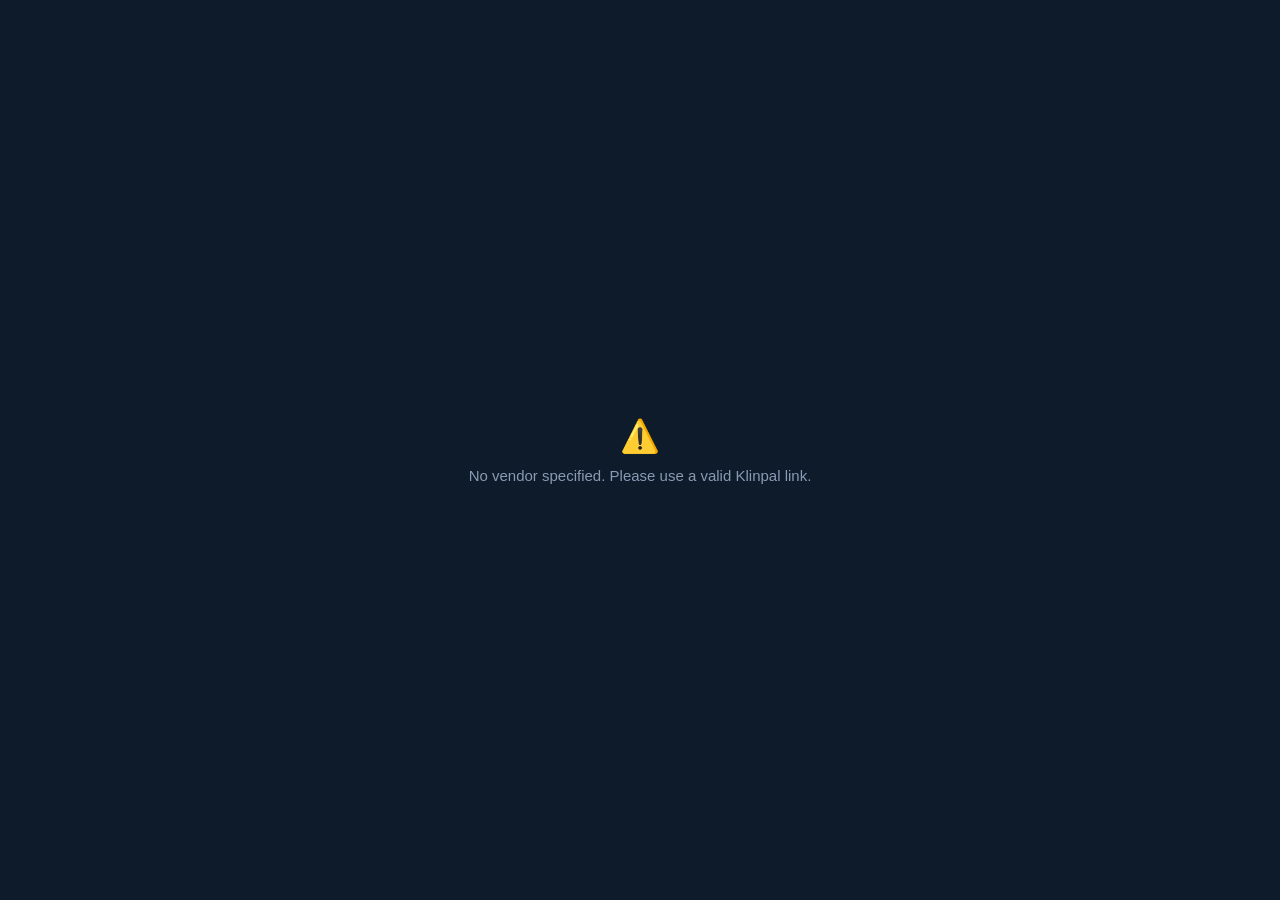
<file: index.html>
<!DOCTYPE html>
<html lang="en">
<head>
<meta charset="UTF-8">
<meta name="viewport" content="width=device-width, initial-scale=1.0, maximum-scale=1.0">
<link rel="icon" href="images/favicon.svg" type="image/svg+xml">
<title>Klinpal – Fresh Clothes, Zero Stress</title>
<link rel="preconnect" href="https://fonts.googleapis.com">
<link rel="preconnect" href="https://fonts.gstatic.com" crossorigin>
<link href="https://fonts.googleapis.com/css2?family=Inria+Serif:ital,wght@0,300;0,400;0,700;1,300;1,400;1,700&family=Instrument+Sans:ital,wght@0,400..700;1,400..700&display=swap" rel="stylesheet">
<link rel="stylesheet" href="styles.css">
</head>
<body>

<!-- S1: LANDING -->
<section class="screen active" id="s-landing">
  <div class="topbar">
    <div class="logo"><img src="" alt="Klinpal" class="logo-img"></div>
  </div>
  <div class="hero">
    <div class="hero-visual">🧺</div>
    <h1 class="hero-title">Laundry, <em>sorted.</em></h1>
    <p class="hero-sub">Fresh clothes picked up and delivered — no stress, no hassle.</p>
  </div>
  <div class="bottom-cta">
    <div class="trust-row">
      <span class="trust-pill">📍 Pickup & Delivery</span>
      <span class="trust-pill">⚡ Fast Turnaround</span>
    </div>
    <button class="btn-primary" onclick="go('s-phone')">Request Laundry</button>
    <p class="vendor-name-placeholder cta-note"></p>
  </div>
</section>

<!-- S2: PHONE -->
<section class="screen" id="s-phone">
  <div class="topbar">
    <div class="logo"><img src="" alt="Klinpal" class="logo-img"></div>
  </div>
  <div class="screen-body">
    <div class="screen-head">
      <h2 class="screen-title">What's your number?</h2>
      <p class="screen-sub">We'll check if you've ordered with us before.</p>
    </div>
    <div class="field-group">
      <label class="field-label">Phone Number</label>
      <input class="field-input" id="phone-input" type="tel" placeholder="e.g. 08012345678" inputmode="numeric" autocomplete="tel">
      <p class="field-error" id="phone-error">Please enter a valid 11-digit Nigerian number.</p>
    </div>
    <button class="btn-primary" onclick="checkPhone()">Continue →</button>
  </div>
</section>

<!-- S3: CHECKING -->
<section class="screen" id="s-checking">
  <div class="checking-wrap">
    <div class="spinner"></div>
    <p class="checking-text">Looking you up…</p>
  </div>
</section>

<!-- S4: NEW CUSTOMER -->
<section class="screen" id="s-new">
  <div class="topbar">
    <div class="logo"><img src="" alt="Klinpal" class="logo-img"></div>
  </div>
  <div class="screen-body">
    <div class="screen-head">
      <h2 class="screen-title">Nice to meet you!</h2>
      <p class="screen-sub">Just a few details so we can find you.</p>
    </div>

    <div class="field-group">
      <label class="field-label">Full Name</label>
      <input class="field-input" id="new-name" type="text" placeholder="e.g. Amara Okonkwo" autocomplete="name">
      <p class="field-error" id="new-name-error">Please enter your name.</p>
    </div>

    <div class="field-group">
      <label class="field-label">Email <span class="field-optional">(optional)</span></label>
      <input class="field-input" id="new-email" type="email" placeholder="amara@email.com" autocomplete="email">
    </div>

    <div class="field-group" style="position:relative">
      <label class="field-label">Street / Area</label>
      <input class="field-input" id="new-addr" type="text" placeholder="Start typing your street…" autocomplete="off">
      <div id="addr-dropdown" class="addr-dropdown"></div>
      <p class="addr-status" id="addr-status"></p>
      <p class="field-error" id="new-addr-error">Please select an address from the suggestions.</p>
    </div>

    <div class="field-group">
      <label class="field-label">Landmark <span class="field-optional">(optional)</span></label>
      <input class="field-input" id="new-landmark" type="text" placeholder="e.g. Near Access Bank">
    </div>

    <button class="btn-primary" onclick="submitNewCustomer()">Continue →</button>
  </div>
</section>

<!-- S4b: CONFIRM ADDRESS (returning customers) -->
<section class="screen" id="s-confirm">
  <div class="topbar">
    <div class="logo"><img src="" alt="Klinpal" class="logo-img"></div>
  </div>
  <div class="screen-body">
    <div class="screen-head">
      <h2 class="screen-title" id="confirm-greeting">Welcome back!</h2>
      <p class="screen-sub">Please confirm your pickup &amp; delivery location.</p>
    </div>

    <div class="confirm-address-card" id="confirm-address-card">
      <div class="confirm-address-icon">📍</div>
      <div class="confirm-address-text" id="confirm-address-text"></div>
      <p class="confirm-address-sub">We will pick up and deliver to this location.</p>
    </div>

    <button class="btn-primary" onclick="confirmAddress()">Yes, this is correct →</button>

    <button class="btn-ghost" onclick="showAddressChange()">Change address</button>

    <div id="address-change-panel" style="display:none">
      <div class="field-group" style="position:relative;margin-top:16px">
        <label class="field-label">New Street / Area</label>
        <input class="field-input" id="confirm-new-addr" type="text" placeholder="Start typing your street…" autocomplete="off">
        <div id="confirm-addr-dropdown" class="addr-dropdown"></div>
        <p class="addr-status" id="confirm-addr-status"></p>
        <p class="field-error" id="confirm-addr-error" style="display:none">Please select an address from the suggestions.</p>
      </div>
      <button class="btn-primary" onclick="submitAddressChange()">Use this address →</button>
    </div>
  </div>
</section>

<!-- S5: ORDER -->
<section class="screen" id="s-order">
  <div class="topbar">
    <button class="back-btn" onclick="goBackFromOrder()">← Back</button>
    <div class="logo"><img src="" alt="Klinpal" class="logo-img"></div>
  </div>
  <div class="screen-body">
    <div id="welcome-banner"></div>
    <div class="screen-head">
      <h2 class="screen-title">Choose Services</h2>
      <p class="screen-sub">Select what you need and how many items.</p>
    </div>
    <div id="services-list"></div>
    <div class="order-footer">
      <div class="subtotal-row">
        <span class="subtotal-label">Subtotal</span>
        <span class="subtotal-value" id="order-subtotal">₦0</span>
      </div>
      <button class="btn-primary" id="proceed-btn" onclick="proceedFromOrder()" disabled>Review Order →</button>
    </div>
  </div>
</section>

<!-- S6: SUMMARY -->
<section class="screen" id="s-summary">
  <div class="topbar">
    <button class="back-btn" onclick="go('s-order')">← Back</button>
    <div class="logo"><img src="" alt="Klinpal" class="logo-img"></div>
  </div>
  <div class="screen-body">
    <div class="screen-head">
      <div class="review-chip">REVIEW</div>
      <h2 class="screen-title">Order Summary</h2>
    </div>
    <div class="summary-card">
      <div id="summary-items"></div>
    </div>
    <div class="order-id-row">
      <span class="order-id-label">Order ID:</span>
      <strong class="order-id-val" id="order-id-display"></strong>
    </div>
    <p class="summary-note">* Special treatments (spot removal, dye, bleach) will incur extra charges.</p>
    <div class="pay-cta">
      <div class="pay-total" id="pay-amount">₦0</div>
      <button class="btn-primary btn-green" id="confirm-btn" onclick="submitOrder()">Continue to Payment →</button>
    </div>
  </div>
</section>

<!-- S7: PAYMENT DETAILS -->
<section class="screen" id="s-payment">
  <div class="topbar">
    <button class="back-btn" onclick="go('s-summary')">← Back</button>
    <div class="logo"><img src="" alt="Klinpal" class="logo-img"></div>
  </div>
  <div class="screen-body">
    <div class="screen-head">
      <div class="review-chip">PAYMENT</div>
      <h2 class="screen-title">Transfer Details</h2>
    </div>
    <div class="summary-card">
      <p style="margin:0 0 16px;font-size:14px;color:var(--gray-500)">Please transfer the exact amount below to complete your order.</p>
      <div class="summary-row total">
        <span>Amount</span>
        <span id="pay-amount-2">₦0</span>
      </div>
      <div style="margin-top:20px;padding:20px;background:var(--gray-50);border-radius:12px">
        <div style="margin-bottom:12px">
          <div style="font-size:12px;color:var(--gray-500);margin-bottom:2px">Bank Name</div>
          <div style="font-size:15px;font-weight:600;color:var(--gray-900)">Moniepoint</div>
        </div>
        <div style="margin-bottom:12px">
          <div style="font-size:12px;color:var(--gray-500);margin-bottom:2px">Account Number</div>
          <div style="font-size:15px;font-weight:600;color:var(--gray-900)">01234567890</div>
        </div>
        <div>
          <div style="font-size:12px;color:var(--gray-500);margin-bottom:2px">Account Name</div>
          <div style="font-size:15px;font-weight:600;color:var(--gray-900)">Cedwood Technologies Limited</div>
        </div>
      </div>
      <div style="margin-top:12px;font-size:12px;color:var(--gray-500)">Order ID: <strong id="pay-order-id"></strong></div>
    </div>
    <div class="pay-cta">
      <button class="btn-primary btn-green" onclick="sendPaymentProof()">Send Payment Proof →</button>
    </div>
  </div>
</section>

<!-- S8: SUCCESS -->
<section class="screen" id="s-success">
  <div class="topbar">
    <div class="logo"><img src="" alt="Klinpal" class="logo-img"></div>
  </div>
  <div class="success-wrap">
    <div class="success-icon">✓</div>
    <h2 class="success-title">Thank You!</h2>
    <p class="success-body">We'll contact you to confirm your payment and arrange pickup. Fresh clothes are on the way!</p>
    <button class="btn-primary" onclick="resetApp()">← Back to Home</button>
  </div>
</section>

<script src="config.js"></script>
<script src="app.js"></script>
</body>
</html>
</file>
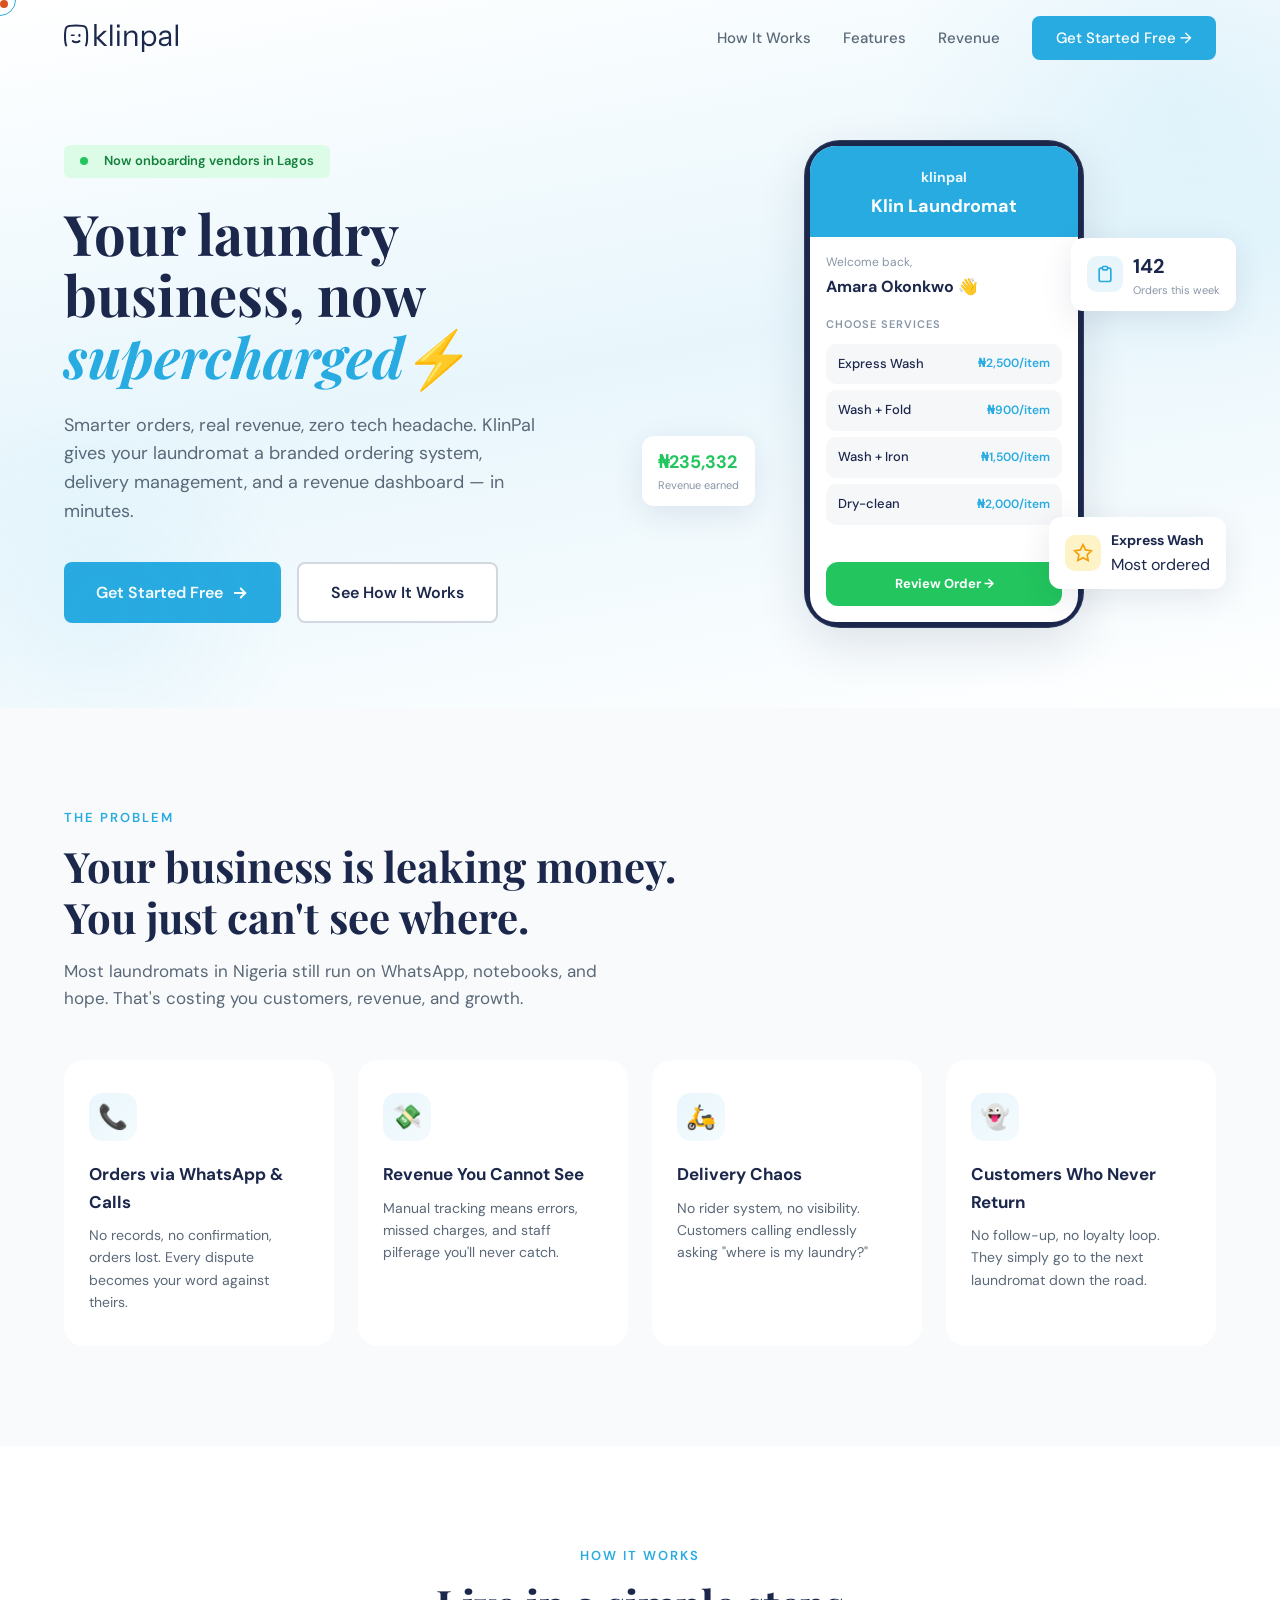
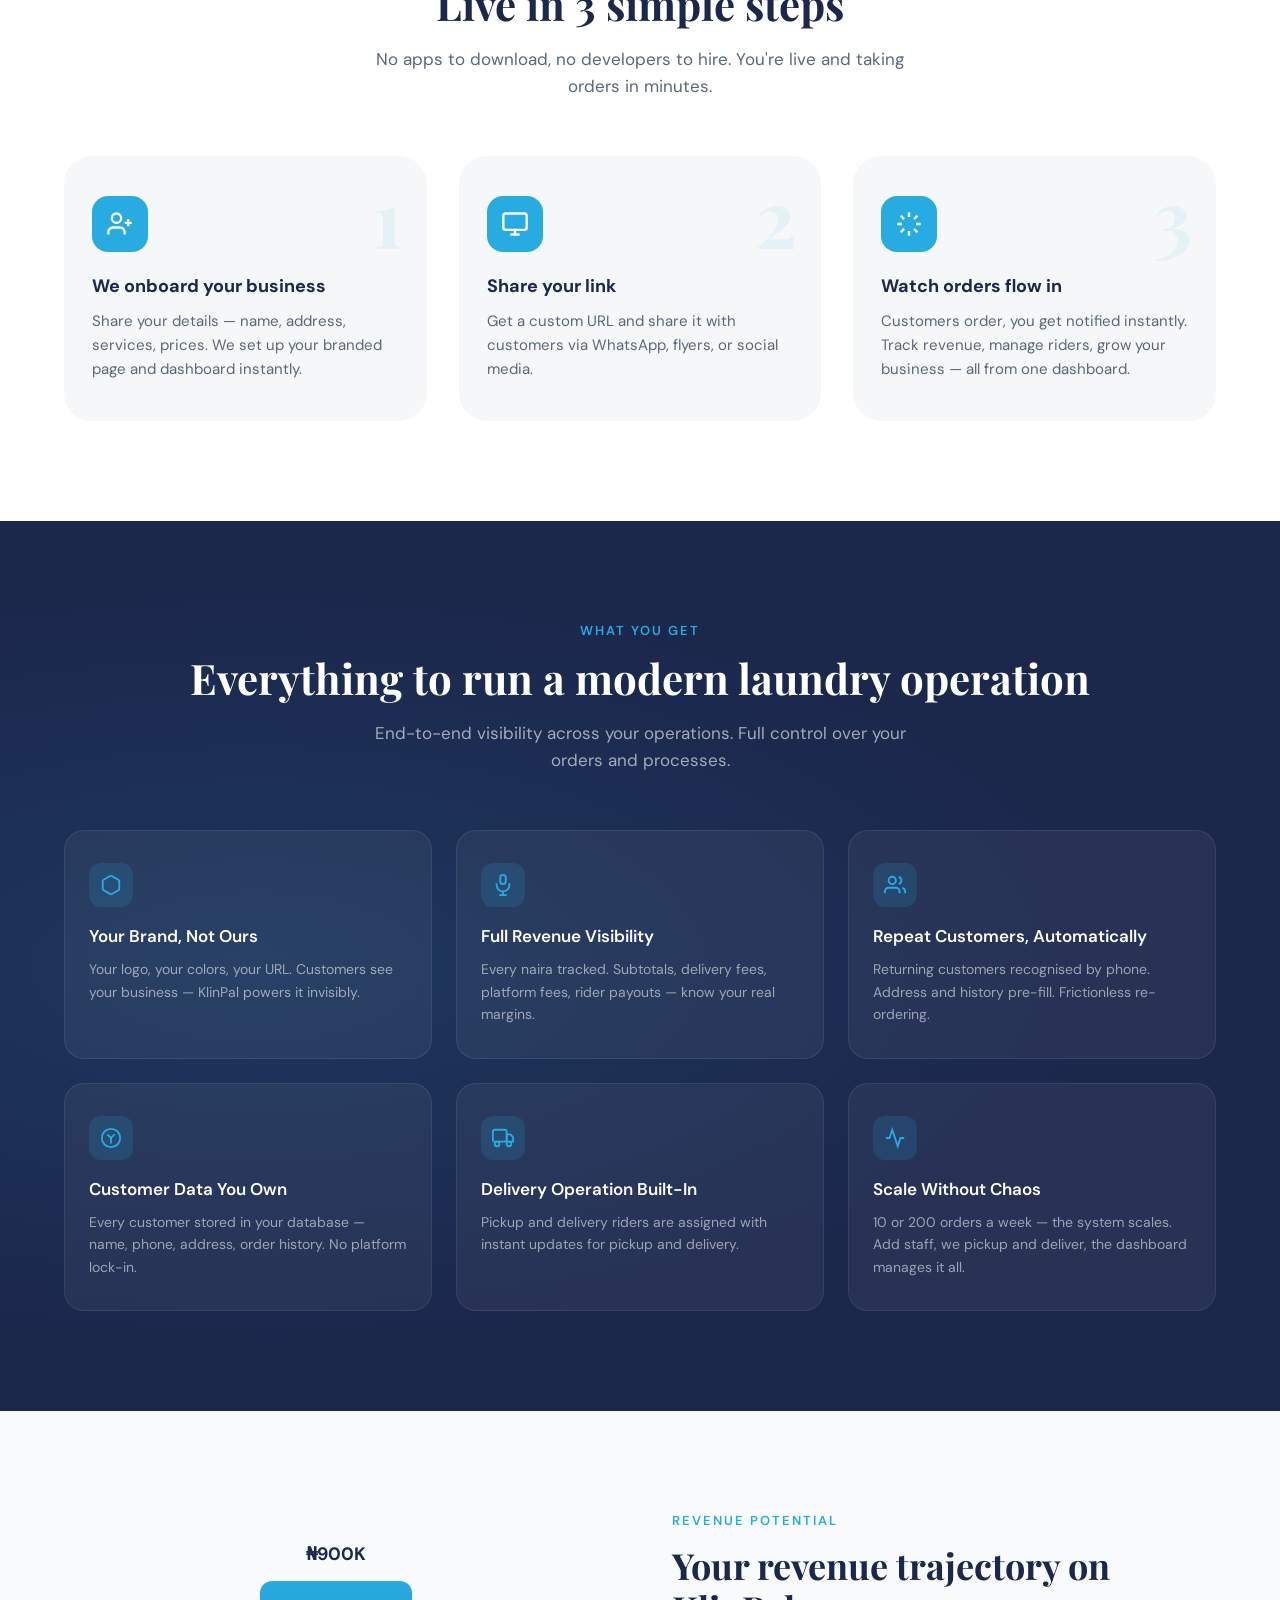
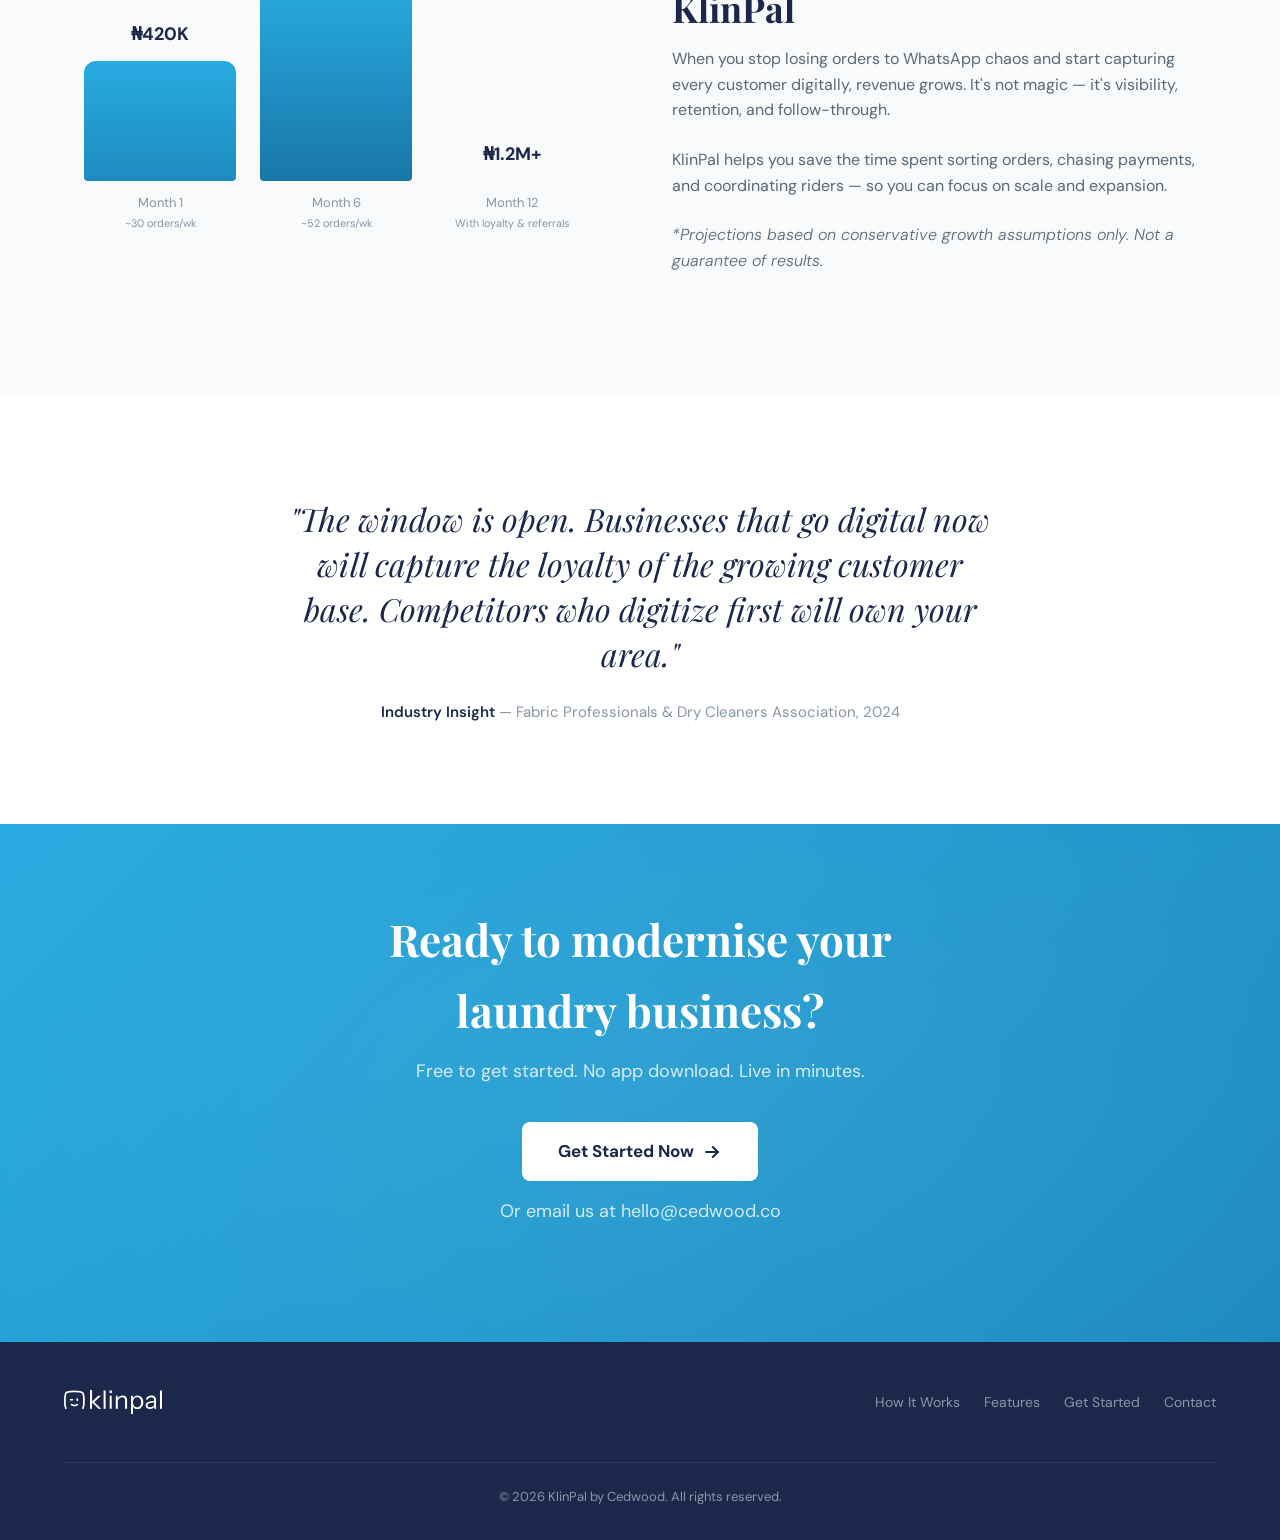
<file: landing.html>
<!DOCTYPE html>
<html lang="en">
<head>
<meta charset="UTF-8">
<meta name="viewport" content="width=device-width, initial-scale=1.0">
<link rel="icon" href="images/favicon.svg" type="image/svg+xml">
<meta name="description" content="KlinPal — The smart ordering platform for Nigerian laundromats. Branded ordering page, delivery management, revenue dashboard. Free to start.">
<meta property="og:type" content="website">
<meta property="og:url" content="https://www.klinpal.app/">
<meta property="og:title" content="KlinPal — Your Laundry Business, Supercharged">
<meta property="og:description" content="Smarter orders, real revenue, zero tech headache. Get a branded ordering system, delivery management, and revenue dashboard — in minutes.">
<meta property="og:image" content="https://www.klinpal.app/images/og-image.png">
<meta property="og:image:width" content="1200">
<meta property="og:image:height" content="630">
<meta name="twitter:card" content="summary_large_image">
<meta name="twitter:title" content="KlinPal — Your Laundry Business, Supercharged">
<meta name="twitter:description" content="Smarter orders, real revenue, zero tech headache. Get a branded ordering system, delivery management, and revenue dashboard — in minutes.">
<meta name="twitter:image" content="https://www.klinpal.app/images/og-image.png">
<title>KlinPal — Your Laundry Business, Supercharged</title>
<link rel="preconnect" href="https://fonts.googleapis.com">
<link rel="preconnect" href="https://fonts.gstatic.com" crossorigin>
<link href="https://fonts.googleapis.com/css2?family=DM+Sans:ital,opsz,wght@0,9..40,300;0,9..40,400;0,9..40,500;0,9..40,600;0,9..40,700;1,9..40,400&family=Playfair+Display:ital,wght@0,700;1,700&display=swap" rel="stylesheet">
<style>
/* ── RESET & VARIABLES ── */
*,*::before,*::after{margin:0;padding:0;box-sizing:border-box}
:root{
  --navy:#1C274C;
  --blue:#28ABE1;
  --blue-dark:#1E8BBF;
  --blue-light:#E8F6FC;
  --blue-glow:rgba(40,171,225,.15);
  --white:#FFFFFF;
  --off-white:#F8FAFB;
  --gray-50:#F5F7F9;
  --gray-100:#E8ECF0;
  --gray-200:#D1D8E0;
  --gray-400:#8896A6;
  --gray-600:#5A6878;
  --gray-800:#2D3748;
  --green:#22C55E;
  --green-light:#DCFCE7;
  --orange:#F59E0B;
  --radius:12px;
  --radius-lg:20px;
  --radius-xl:28px;
  --shadow-sm:0 1px 3px rgba(28,39,76,.06);
  --shadow-md:0 4px 16px rgba(28,39,76,.08);
  --shadow-lg:0 8px 32px rgba(28,39,76,.10);
  --shadow-xl:0 16px 48px rgba(28,39,76,.12);
  --transition:0.3s cubic-bezier(.4,0,.2,1);
  --font-body:'DM Sans',sans-serif;
  --font-display:'Playfair Display',Georgia,serif;
}
html{scroll-behavior:smooth;-webkit-font-smoothing:antialiased}
body{font-family:var(--font-body);color:var(--navy);background:var(--white);overflow-x:hidden;line-height:1.6}
img{max-width:100%;display:block}
a{text-decoration:none;color:inherit}
button{font-family:inherit;cursor:pointer;border:none}

/* ── UTILITY ── */
.container{max-width:1200px;margin:0 auto;padding:0 24px}
.section{padding:100px 0}
@media(max-width:768px){.section{padding:64px 0}}

/* ── NAV ── */
.nav{position:fixed;top:0;left:0;right:0;z-index:100;padding:16px 0;transition:var(--transition)}
.nav.scrolled{background:rgba(255,255,255,.95);backdrop-filter:blur(12px);box-shadow:var(--shadow-sm)}
.nav-inner{display:flex;align-items:center;justify-content:space-between}
.nav-logo{font-size:24px;font-weight:700;color:var(--navy);display:flex;align-items:center;gap:8px}
.nav-logo svg{width:32px;height:32px}
.nav-links{display:flex;align-items:center;gap:32px}
.nav-links a{font-size:15px;font-weight:500;color:var(--gray-600);transition:var(--transition)}
.nav-links a:hover{color:var(--navy)}
.nav-cta{background:var(--blue);color:var(--white)!important;padding:10px 24px;border-radius:8px;font-weight:600;transition:var(--transition)}
.nav-cta:hover{background:var(--blue-dark);transform:translateY(-1px);box-shadow:0 4px 12px rgba(40,171,225,.3)}
.nav-mobile-toggle{display:none;background:none;border:none;padding:4px}
.nav-mobile-toggle svg{width:28px;height:28px;color:var(--navy)}

@media(max-width:768px){
  .nav-links{display:none}
  .nav-mobile-toggle{display:block}
  .nav-links.open{display:flex;flex-direction:column;position:absolute;top:100%;left:0;right:0;background:var(--white);padding:24px;box-shadow:var(--shadow-lg);gap:16px;border-radius:0 0 var(--radius-lg) var(--radius-lg)}
  .nav-links.open a{font-size:16px;padding:8px 0}
}

/* ── HERO ── */
.hero{padding:140px 0 80px;background:linear-gradient(170deg,var(--white) 0%,var(--blue-light) 50%,var(--white) 100%);position:relative;overflow:hidden}
.hero::before{content:'';position:absolute;top:-200px;right:-200px;width:600px;height:600px;border-radius:50%;background:radial-gradient(circle,rgba(40,171,225,.08) 0%,transparent 70%);pointer-events:none}
.hero::after{content:'';position:absolute;bottom:-100px;left:-100px;width:400px;height:400px;border-radius:50%;background:radial-gradient(circle,rgba(40,171,225,.06) 0%,transparent 70%);pointer-events:none}
.hero-inner{display:grid;grid-template-columns:1fr 1fr;gap:64px;align-items:center;position:relative}
.hero-badge{display:inline-flex;align-items:center;gap:8px;background:var(--green-light);color:#15803D;padding:6px 16px;border-radius:6px;font-size:13px;font-weight:600;margin-bottom:24px;animation:fadeInUp .6s ease both}
.hero-badge::before{content:'';width:8px;height:8px;background:var(--green);border-radius:50%;animation:pulse 2s infinite}
@keyframes pulse{0%,100%{opacity:1}50%{opacity:.4}}
.hero h1{font-family:var(--font-display);font-size:clamp(36px,5vw,56px);line-height:1.1;color:var(--navy);margin-bottom:24px;animation:fadeInUp .6s .1s ease both}
.hero h1 em{font-style:italic;color:var(--blue)}
.bolt{display:inline-block;font-style:normal}

/* ── CUSTOM CURSOR ── */
.cursor-dot{position:fixed;top:0;left:0;width:8px;height:8px;background:var(--blue);border-radius:50%;pointer-events:none;z-index:9999;transition:transform .15s ease,opacity .15s ease;mix-blend-mode:difference;opacity:0}
.cursor-ring{position:fixed;top:0;left:0;width:32px;height:32px;border:1.5px solid var(--blue);border-radius:50%;pointer-events:none;z-index:9998;transition:transform .08s ease,width .3s ease,height .3s ease,opacity .15s ease;opacity:0}
.cursor-ring.hover{width:48px;height:48px;border-color:var(--blue);background:rgba(40,171,225,.06)}
body.cursor-active .cursor-dot,body.cursor-active .cursor-ring{opacity:1}
@media(pointer:coarse){.cursor-dot,.cursor-ring{display:none!important}}
.hero-sub{font-size:18px;color:var(--gray-600);max-width:480px;margin-bottom:36px;animation:fadeInUp .6s .2s ease both}
.hero-actions{display:flex;gap:16px;flex-wrap:wrap;animation:fadeInUp .6s .3s ease both}
.btn-primary{display:inline-flex;align-items:center;gap:8px;background:var(--blue);color:var(--white);padding:16px 32px;border-radius:8px;font-size:16px;font-weight:600;transition:var(--transition)}
.btn-primary:hover{background:var(--blue-dark);transform:translateY(-2px);box-shadow:0 8px 24px rgba(40,171,225,.3)}
.btn-primary svg{transition:var(--transition)}.btn-primary:hover svg{transform:translateX(3px)}
.btn-secondary{display:inline-flex;align-items:center;gap:8px;background:var(--white);color:var(--navy);padding:16px 32px;border-radius:8px;font-size:16px;font-weight:600;border:2px solid var(--gray-200);transition:var(--transition)}
.btn-secondary:hover{border-color:var(--navy);transform:translateY(-2px)}
.hero-visual{position:relative;animation:fadeInUp .8s .4s ease both}
.hero-phone{width:280px;margin:0 auto;background:var(--navy);border-radius:36px;padding:6px;box-shadow:var(--shadow-xl),0 0 0 1px rgba(255,255,255,.1) inset;animation:phoneFloat 5s ease-in-out infinite}
@keyframes phoneFloat{0%,100%{transform:translateY(0)}50%{transform:translateY(-12px)}}
.hero-phone-screen{background:var(--white);border-radius:26px;overflow:hidden;aspect-ratio:9/16;display:flex;flex-direction:column}
.phone-header{background:var(--blue);padding:20px 16px 16px;text-align:center}
.phone-header .phone-logo{font-size:14px;font-weight:700;color:var(--white);opacity:.9;margin-bottom:4px}
.phone-header .phone-vendor{font-size:18px;font-weight:700;color:var(--white)}
.phone-body{padding:16px;flex:1}
.phone-welcome{font-size:12px;color:var(--gray-400);margin-bottom:2px}
.phone-name{font-size:16px;font-weight:700;color:var(--navy);margin-bottom:16px}
.phone-services-title{font-size:11px;font-weight:600;text-transform:uppercase;letter-spacing:1px;color:var(--gray-400);margin-bottom:10px}
.phone-service{display:flex;justify-content:space-between;align-items:center;padding:10px 12px;background:var(--gray-50);border-radius:10px;margin-bottom:6px;font-size:13px}
.phone-service span:first-child{font-weight:500;color:var(--navy)}
.phone-service span:last-child{font-weight:600;color:var(--blue);font-size:12px}
.phone-btn{display:block;width:100%;margin-top:auto;padding:12px;background:var(--green);color:var(--white);border-radius:12px;font-size:13px;font-weight:700;text-align:center;border:none}
.hero-float-card{position:absolute;background:var(--white);border-radius:var(--radius);padding:12px 16px;box-shadow:var(--shadow-lg);animation:float 4s ease-in-out infinite}
.float-orders{top:20%;right:-20px;display:flex;align-items:center;gap:10px;animation-delay:0s}
.float-orders .float-icon{width:36px;height:36px;background:var(--blue-light);border-radius:10px;display:flex;align-items:center;justify-content:center}
.float-orders .float-num{font-size:20px;font-weight:700;color:var(--navy)}
.float-orders .float-label{font-size:11px;color:var(--gray-400)}
.float-revenue{bottom:25%;left:-30px;animation-delay:2s}
.float-revenue .float-amount{font-size:18px;font-weight:700;color:var(--green)}
.float-revenue .float-label{font-size:11px;color:var(--gray-400)}
.float-top-service{bottom:8%;right:-10px;display:flex;align-items:center;gap:10px;animation-delay:1s}
.float-top-service .float-icon{width:36px;height:36px;background:#FEF3C7;border-radius:10px;display:flex;align-items:center;justify-content:center}
.float-service-name{font-size:14px;font-weight:700;color:var(--navy)}
@keyframes float{0%,100%{transform:translateY(0)}50%{transform:translateY(-8px)}}
@keyframes fadeInUp{from{opacity:0;transform:translateY(24px)}to{opacity:1;transform:translateY(0)}}

@media(max-width:768px){
  .hero{padding:120px 0 60px}
  .hero-inner{grid-template-columns:1fr;text-align:center}
  .hero-sub{margin-left:auto;margin-right:auto}
  .hero-actions{justify-content:center}
  .hero-visual{order:-1}
  .hero-phone{width:220px}
  .hero-float-card{display:none}
}

/* ── STATS BAR ── */
.stats-bar{background:var(--navy);padding:32px 0}
.stats-inner{display:flex;justify-content:center;gap:64px;flex-wrap:wrap}
.stat{text-align:center}
.stat-num{font-family:var(--font-display);font-size:32px;font-weight:700;color:var(--blue)}
.stat-label{font-size:14px;color:rgba(255,255,255,.6);margin-top:4px}
@media(max-width:768px){.stats-inner{gap:32px}.stat-num{font-size:24px}}

/* ── PROBLEM ── */
.problem{background:var(--off-white)}
.section-eyebrow{font-size:13px;font-weight:600;text-transform:uppercase;letter-spacing:2px;color:var(--blue);margin-bottom:12px}
.section-title{font-family:var(--font-display);font-size:clamp(28px,3.5vw,42px);color:var(--navy);margin-bottom:16px;line-height:1.2}
.section-sub{font-size:17px;color:var(--gray-600);max-width:560px;margin-bottom:48px}
.problem-grid{display:grid;grid-template-columns:repeat(4,1fr);gap:24px}
.problem-card{background:var(--white);border-radius:var(--radius-lg);padding:32px 24px;transition:var(--transition);border:1px solid transparent}
.problem-card:hover{transform:translateY(-4px);box-shadow:var(--shadow-md);border-color:var(--gray-100)}
.problem-icon{width:48px;height:48px;background:linear-gradient(135deg,rgba(40,171,225,.1),rgba(40,171,225,.05));border-radius:14px;display:flex;align-items:center;justify-content:center;margin-bottom:20px;font-size:24px}
.problem-card h3{font-size:17px;font-weight:700;margin-bottom:8px;color:var(--navy)}
.problem-card p{font-size:14px;color:var(--gray-600);line-height:1.6}
@media(max-width:900px){.problem-grid{grid-template-columns:repeat(2,1fr)}}
@media(max-width:500px){.problem-grid{grid-template-columns:1fr}}

/* ── HOW IT WORKS ── */
.how-grid{display:grid;grid-template-columns:repeat(3,1fr);gap:32px;counter-reset:step}
.how-card{position:relative;padding:40px 28px;background:var(--gray-50);border-radius:var(--radius-xl);transition:var(--transition);overflow:hidden}
.how-card:hover{background:var(--white);box-shadow:var(--shadow-lg);transform:translateY(-4px)}
.how-card::before{counter-increment:step;content:counter(step);position:absolute;top:20px;right:24px;font-family:var(--font-display);font-size:80px;font-weight:700;color:var(--blue);opacity:.08;line-height:1}
.how-icon{width:56px;height:56px;background:var(--blue);border-radius:16px;display:flex;align-items:center;justify-content:center;margin-bottom:20px}
.how-icon svg{width:28px;height:28px;color:var(--white)}
.how-card h3{font-size:18px;font-weight:700;margin-bottom:8px}
.how-card p{font-size:15px;color:var(--gray-600)}
@media(max-width:768px){.how-grid{grid-template-columns:1fr;max-width:400px;margin:0 auto}}

/* ── FEATURES ── */
.features{background:var(--navy);color:var(--white);position:relative;overflow:hidden}
.features::before{content:'';position:absolute;top:0;left:0;right:0;bottom:0;background:radial-gradient(ellipse at 20% 50%,rgba(40,171,225,.12) 0%,transparent 60%);pointer-events:none}
.features .section-eyebrow{color:var(--blue)}
.features .section-title{color:var(--white)}
.features .section-sub{color:rgba(255,255,255,.6)}
.features-grid{display:grid;grid-template-columns:repeat(3,1fr);gap:24px;position:relative}
.feature-card{background:rgba(255,255,255,.05);border:1px solid rgba(255,255,255,.08);border-radius:var(--radius-lg);padding:32px 24px;transition:var(--transition)}
.feature-card:hover{background:rgba(255,255,255,.08);border-color:rgba(40,171,225,.3);transform:translateY(-4px)}
.feature-icon{width:44px;height:44px;background:rgba(40,171,225,.15);border-radius:12px;display:flex;align-items:center;justify-content:center;margin-bottom:16px}
.feature-icon svg{width:22px;height:22px;color:var(--blue)}
.feature-card h3{font-size:17px;font-weight:600;margin-bottom:8px}
.feature-card p{font-size:14px;color:rgba(255,255,255,.55);line-height:1.6}
@media(max-width:900px){.features-grid{grid-template-columns:repeat(2,1fr)}}
@media(max-width:500px){.features-grid{grid-template-columns:1fr}}

/* ── REVENUE PROJECTION ── */
.revenue{background:var(--off-white)}
.revenue-inner{display:grid;grid-template-columns:1fr 1fr;gap:64px;align-items:center}
.revenue-chart{position:relative}
.revenue-bars{display:flex;align-items:flex-end;gap:24px;height:260px;padding:0 20px}
.revenue-bar-wrap{flex:1;display:flex;flex-direction:column;align-items:center;gap:12px}
.revenue-bar{width:100%;border-radius:var(--radius) var(--radius) 4px 4px;transition:height 1.2s cubic-bezier(.4,0,.2,1)}
.revenue-bar.bar-1{background:linear-gradient(180deg,var(--blue),var(--blue-dark));height:0}
.revenue-bar.bar-2{background:linear-gradient(180deg,var(--blue),#1976a8);height:0}
.revenue-bar.bar-3{background:linear-gradient(180deg,#22C55E,#16A34A);height:0}
.revenue-bar.animate .bar-1{height:120px}
.revenue-bar-wrap:nth-child(2) .revenue-bar.animate{height:200px!important}
.revenue-bar-wrap:nth-child(3) .revenue-bar.animate{height:260px!important}
.bar-amount{font-size:18px;font-weight:700;color:var(--navy)}
.bar-label{font-size:13px;color:var(--gray-400);text-align:center}
.revenue-content h3{font-family:var(--font-display);font-size:clamp(24px,3vw,36px);margin-bottom:16px;color:var(--navy);line-height:1.2}
.revenue-content p{font-size:16px;color:var(--gray-600);margin-bottom:24px}
.revenue-note{font-size:10px;color:#B0B8C4;font-style:italic;font-weight:300}
@media(max-width:768px){.revenue-inner{grid-template-columns:1fr}.revenue-chart{order:2}}

/* ── TESTIMONIAL / SOCIAL PROOF ── */
.social-proof{text-align:center}
.proof-quote{font-family:var(--font-display);font-size:clamp(22px,3vw,32px);font-style:italic;color:var(--navy);max-width:700px;margin:0 auto 24px;line-height:1.4}
.proof-author{font-size:15px;color:var(--gray-400)}
.proof-author strong{color:var(--navy);font-weight:600}

/* ── CTA ── */
.cta-section{background:linear-gradient(135deg,var(--blue) 0%,var(--blue-dark) 100%);padding:80px 0;text-align:center;position:relative;overflow:hidden}
.cta-section::before{content:'';position:absolute;top:-50%;left:-25%;width:150%;height:200%;background:radial-gradient(ellipse,rgba(255,255,255,.06) 0%,transparent 60%);pointer-events:none}
.cta-section h2{font-family:var(--font-display);font-size:clamp(28px,4vw,44px);color:var(--white);margin-bottom:12px}
.cta-section p{font-size:18px;color:rgba(255,255,255,.8);margin-bottom:36px}
.btn-white{display:inline-flex;align-items:center;gap:8px;background:var(--white);color:var(--navy);padding:16px 36px;border-radius:8px;font-size:17px;font-weight:700;transition:var(--transition)}
.btn-white:hover{transform:translateY(-2px);box-shadow:0 8px 32px rgba(0,0,0,.2)}
.btn-white svg{transition:var(--transition)}.btn-white:hover svg{transform:translateX(3px)}
.cta-sub{font-size:14px;color:rgba(255,255,255,.6);margin-top:16px}

/* ── FOOTER ── */
.footer{background:var(--navy);color:rgba(255,255,255,.5);padding:48px 0 32px}
.footer-inner{display:flex;justify-content:space-between;align-items:center;flex-wrap:wrap;gap:24px}
.footer-logo{font-size:20px;font-weight:700;color:var(--white)}
.footer-links{display:flex;gap:24px}
.footer-links a{font-size:14px;transition:var(--transition)}
.footer-links a:hover{color:var(--white)}
.footer-copy{font-size:13px;width:100%;text-align:center;margin-top:24px;padding-top:24px;border-top:1px solid rgba(255,255,255,.08)}

/* ── SCROLL ANIMATIONS ── */
.reveal{opacity:0;transform:translateY(32px);transition:opacity .7s ease,transform .7s ease}
.reveal.visible{opacity:1;transform:translateY(0)}
.reveal-delay-1{transition-delay:.1s}
.reveal-delay-2{transition-delay:.2s}
.reveal-delay-3{transition-delay:.3s}
.reveal-delay-4{transition-delay:.4s}
</style>
</head>
<body>
<div class="cursor-dot" id="cursor-dot"></div>
<div class="cursor-ring" id="cursor-ring"></div>

<!-- ════ NAV ════ -->
<nav class="nav" id="nav">
  <div class="container nav-inner">
    <a href="landing.html" class="nav-logo">
      <img src="images/logo-dark.svg" alt="KlinPal" height="28">
    </a>
    <div class="nav-links" id="nav-links">
      <a href="#how">How It Works</a>
      <a href="#features">Features</a>
      <a href="#revenue">Revenue</a>
      <a href="interest.html" class="nav-cta">Get Started Free →</a>
    </div>
    <button class="nav-mobile-toggle" onclick="document.getElementById('nav-links').classList.toggle('open')">
      <svg viewBox="0 0 24 24" fill="none" stroke="currentColor" stroke-width="2"><line x1="3" y1="6" x2="21" y2="6"/><line x1="3" y1="12" x2="21" y2="12"/><line x1="3" y1="18" x2="21" y2="18"/></svg>
    </button>
  </div>
</nav>

<!-- ════ HERO ════ -->
<section class="hero">
  <div class="container hero-inner">
    <div class="hero-text">
      <div class="hero-badge">
        <span></span> Now onboarding vendors in Lagos
      </div>
      <h1>Your laundry business, now <em>supercharged</em><span class="bolt">⚡</span></h1>
      <p class="hero-sub">Smarter orders, real revenue, zero tech headache. KlinPal gives your laundromat a branded ordering system, delivery management, and a revenue dashboard — in minutes.</p>
      <div class="hero-actions">
        <a href="interest.html" class="btn-primary">
          Get Started Free
          <svg width="18" height="18" viewBox="0 0 24 24" fill="none" stroke="currentColor" stroke-width="2.5" stroke-linecap="round"><line x1="5" y1="12" x2="19" y2="12"/><polyline points="13 6 19 12 13 18"/></svg>
        </a>
        <a href="#how" class="btn-secondary">See How It Works</a>
      </div>
    </div>
    <div class="hero-visual">
      <div class="hero-phone">
        <div class="hero-phone-screen">
          <div class="phone-header">
            <div class="phone-logo">klinpal</div>
            <div class="phone-vendor">Klin Laundromat</div>
          </div>
          <div class="phone-body" style="display:flex;flex-direction:column">
            <div class="phone-welcome">Welcome back,</div>
            <div class="phone-name">Amara Okonkwo 👋</div>
            <div class="phone-services-title">Choose Services</div>
            <div class="phone-service"><span>Express Wash</span><span>₦2,500/item</span></div>
            <div class="phone-service"><span>Wash + Fold</span><span>₦900/item</span></div>
            <div class="phone-service"><span>Wash + Iron</span><span>₦1,500/item</span></div>
            <div class="phone-service"><span>Dry-clean</span><span>₦2,000/item</span></div>
            <div style="flex:1"></div>
            <div class="phone-btn">Review Order →</div>
          </div>
        </div>
      </div>
      <div class="hero-float-card float-orders">
        <div class="float-icon">
          <svg width="20" height="20" viewBox="0 0 24 24" fill="none" stroke="#28ABE1" stroke-width="2"><path d="M9 5H7a2 2 0 00-2 2v12a2 2 0 002 2h10a2 2 0 002-2V7a2 2 0 00-2-2h-2"/><rect x="9" y="3" width="6" height="4" rx="1"/></svg>
        </div>
        <div><div class="float-num">142</div><div class="float-label">Orders this week</div></div>
      </div>
      <div class="hero-float-card float-revenue">
        <div class="float-amount">₦235,332</div>
        <div class="float-label">Revenue earned</div>
      </div>
      <div class="hero-float-card float-top-service">
        <div class="float-icon">
          <svg width="20" height="20" viewBox="0 0 24 24" fill="none" stroke="#F59E0B" stroke-width="2"><polygon points="12 2 15.09 8.26 22 9.27 17 14.14 18.18 21.02 12 17.77 5.82 21.02 7 14.14 2 9.27 8.91 8.26 12 2"/></svg>
        </div>
        <div><div class="float-service-name">Express Wash</div><div class="float-label">Most ordered</div></div>
      </div>
    </div>
  </div>
</section>



<!-- ════ PROBLEM ════ -->
<section class="section problem" id="problem">
  <div class="container">
    <div class="section-eyebrow reveal">The Problem</div>
    <h2 class="section-title reveal">Your business is leaking money.<br>You just can't see where.</h2>
    <p class="section-sub reveal">Most laundromats in Nigeria still run on WhatsApp, notebooks, and hope. That's costing you customers, revenue, and growth.</p>
    <div class="problem-grid">
      <div class="problem-card reveal reveal-delay-1">
        <div class="problem-icon">📞</div>
        <h3>Orders via WhatsApp & Calls</h3>
        <p>No records, no confirmation, orders lost. Every dispute becomes your word against theirs.</p>
      </div>
      <div class="problem-card reveal reveal-delay-2">
        <div class="problem-icon">💸</div>
        <h3>Revenue You Cannot See</h3>
        <p>Manual tracking means errors, missed charges, and staff pilferage you'll never catch.</p>
      </div>
      <div class="problem-card reveal reveal-delay-3">
        <div class="problem-icon">🛵</div>
        <h3>Delivery Chaos</h3>
        <p>No rider system, no visibility. Customers calling endlessly asking "where is my laundry?"</p>
      </div>
      <div class="problem-card reveal reveal-delay-4">
        <div class="problem-icon">👻</div>
        <h3>Customers Who Never Return</h3>
        <p>No follow-up, no loyalty loop. They simply go to the next laundromat down the road.</p>
      </div>
    </div>
  </div>
</section>

<!-- ════ HOW IT WORKS ════ -->
<section class="section" id="how">
  <div class="container">
    <div style="text-align:center;margin-bottom:56px">
      <div class="section-eyebrow reveal">How It Works</div>
      <h2 class="section-title reveal">Live in 3 simple steps</h2>
      <p class="section-sub reveal" style="margin-left:auto;margin-right:auto">No apps to download, no developers to hire. You're live and taking orders in minutes.</p>
    </div>
    <div class="how-grid">
      <div class="how-card reveal reveal-delay-1">
        <div class="how-icon">
          <svg viewBox="0 0 24 24" fill="none" stroke="currentColor" stroke-width="2"><path d="M16 21v-2a4 4 0 00-4-4H6a4 4 0 00-4 4v2"/><circle cx="9" cy="7" r="4"/><line x1="19" y1="8" x2="19" y2="14"/><line x1="22" y1="11" x2="16" y2="11"/></svg>
        </div>
        <h3>We onboard your business</h3>
        <p>Share your details — name, address, services, prices. We set up your branded page and dashboard instantly.</p>
      </div>
      <div class="how-card reveal reveal-delay-2">
        <div class="how-icon">
          <svg viewBox="0 0 24 24" fill="none" stroke="currentColor" stroke-width="2"><rect x="2" y="3" width="20" height="14" rx="2"/><line x1="8" y1="21" x2="16" y2="21"/><line x1="12" y1="17" x2="12" y2="21"/></svg>
        </div>
        <h3>Share your link</h3>
        <p>Get a custom URL and share it with customers via WhatsApp, flyers, or social media.</p>
      </div>
      <div class="how-card reveal reveal-delay-3">
        <div class="how-icon">
          <svg viewBox="0 0 24 24" fill="none" stroke="currentColor" stroke-width="2"><path d="M12 2v4m0 12v4M4.93 4.93l2.83 2.83m8.48 8.48l2.83 2.83M2 12h4m12 0h4M4.93 19.07l2.83-2.83m8.48-8.48l2.83-2.83"/></svg>
        </div>
        <h3>Watch orders flow in</h3>
        <p>Customers order, you get notified instantly. Track revenue, manage riders, grow your business — all from one dashboard.</p>
      </div>
    </div>
  </div>
</section>

<!-- ════ FEATURES ════ -->
<section class="section features" id="features">
  <div class="container">
    <div style="text-align:center;margin-bottom:56px">
      <div class="section-eyebrow reveal">What You Get</div>
      <h2 class="section-title reveal">Everything to run a modern laundry operation</h2>
      <p class="section-sub reveal" style="margin-left:auto;margin-right:auto">End-to-end visibility across your operations. Full control over your orders and processes.</p>
    </div>
    <div class="features-grid">
      <div class="feature-card reveal reveal-delay-1">
        <div class="feature-icon">
          <svg viewBox="0 0 24 24" fill="none" stroke="currentColor" stroke-width="2"><path d="M21 16V8a2 2 0 00-1-1.73l-7-4a2 2 0 00-2 0l-7 4A2 2 0 003 8v8a2 2 0 001 1.73l7 4a2 2 0 002 0l7-4A2 2 0 0021 16z"/></svg>
        </div>
        <h3>Your Brand, Not Ours</h3>
        <p>Your logo, your colors, your URL. Customers see your business — KlinPal powers it invisibly.</p>
      </div>
      <div class="feature-card reveal reveal-delay-2">
        <div class="feature-icon">
          <svg viewBox="0 0 24 24" fill="none" stroke="currentColor" stroke-width="2"><path d="M12 1a3 3 0 00-3 3v4a3 3 0 006 0V4a3 3 0 00-3-3z"/><path d="M19 10v2a7 7 0 01-14 0v-2"/><line x1="12" y1="19" x2="12" y2="23"/><line x1="8" y1="23" x2="16" y2="23"/></svg>
        </div>
        <h3>Full Revenue Visibility</h3>
        <p>Every naira tracked. Subtotals, delivery fees, platform fees, rider payouts — know your real margins.</p>
      </div>
      <div class="feature-card reveal reveal-delay-3">
        <div class="feature-icon">
          <svg viewBox="0 0 24 24" fill="none" stroke="currentColor" stroke-width="2"><path d="M17 21v-2a4 4 0 00-4-4H5a4 4 0 00-4 4v2"/><circle cx="9" cy="7" r="4"/><path d="M23 21v-2a4 4 0 00-3-3.87"/><path d="M16 3.13a4 4 0 010 7.75"/></svg>
        </div>
        <h3>Repeat Customers, Automatically</h3>
        <p>Returning customers recognised by phone. Address and history pre-fill. Frictionless re-ordering.</p>
      </div>
      <div class="feature-card reveal reveal-delay-1">
        <div class="feature-icon">
          <svg viewBox="0 0 24 24" fill="none" stroke="currentColor" stroke-width="2"><circle cx="12" cy="12" r="10"/><path d="M16 8l-4 4-4-4"/><path d="M12 12v6"/></svg>
        </div>
        <h3>Customer Data You Own</h3>
        <p>Every customer stored in your database — name, phone, address, order history. No platform lock-in.</p>
      </div>
      <div class="feature-card reveal reveal-delay-2">
        <div class="feature-icon">
          <svg viewBox="0 0 24 24" fill="none" stroke="currentColor" stroke-width="2"><rect x="1" y="3" width="15" height="13" rx="2"/><path d="M16 8h4l3 3v5h-7V8z"/><circle cx="5.5" cy="18.5" r="2.5"/><circle cx="18.5" cy="18.5" r="2.5"/></svg>
        </div>
        <h3>Delivery Operation Built-In</h3>
        <p>Pickup and delivery riders are assigned with instant updates for pickup and delivery.</p>
      </div>
      <div class="feature-card reveal reveal-delay-3">
        <div class="feature-icon">
          <svg viewBox="0 0 24 24" fill="none" stroke="currentColor" stroke-width="2"><polyline points="22 12 18 12 15 21 9 3 6 12 2 12"/></svg>
        </div>
        <h3>Scale Without Chaos</h3>
        <p>10 or 200 orders a week — the system scales. Add staff, we pickup and deliver, the dashboard manages it all.</p>
      </div>
    </div>
  </div>
</section>

<!-- ════ REVENUE PROJECTION ════ -->
<section class="section revenue" id="revenue">
  <div class="container revenue-inner">
    <div class="revenue-chart reveal">
      <div class="revenue-bars" id="revenue-bars">
        <div class="revenue-bar-wrap">
          <div class="bar-amount">₦420K</div>
          <div class="revenue-bar bar-1" style="height:120px"></div>
          <div class="bar-label">Month 1<br><small>~30 orders/wk</small></div>
        </div>
        <div class="revenue-bar-wrap">
          <div class="bar-amount">₦900K</div>
          <div class="revenue-bar bar-2" style="height:200px"></div>
          <div class="bar-label">Month 6<br><small>~52 orders/wk</small></div>
        </div>
        <div class="revenue-bar-wrap">
          <div class="bar-amount">₦1.2M+</div>
          <div class="revenue-bar bar-3" style="height:260px"></div>
          <div class="bar-label">Month 12<br><small>With loyalty & referrals</small></div>
        </div>
      </div>
    </div>
    <div class="revenue-content reveal">
      <div class="section-eyebrow">Revenue Potential</div>
      <h3>Your revenue trajectory on KlinPal</h3>
      <p>When you stop losing orders to WhatsApp chaos and start capturing every customer digitally, revenue grows. It's not magic — it's visibility, retention, and follow-through.</p>
      <p>KlinPal helps you save the time spent sorting orders, chasing payments, and coordinating riders — so you can focus on scale and expansion.</p>
      <p class="revenue-note">*Projections based on conservative growth assumptions only. Not a guarantee of results.</p>
    </div>
  </div>
</section>

<!-- ════ SOCIAL PROOF ════ -->
<section class="section social-proof">
  <div class="container">
    <div class="reveal">
      <p class="proof-quote">"The window is open. Businesses that go digital now will capture the loyalty of the growing customer base. Competitors who digitize first will own your area."</p>
      <p class="proof-author"><strong>Industry Insight</strong> — Fabric Professionals & Dry Cleaners Association, 2024</p>
    </div>
  </div>
</section>

<!-- ════ CTA ════ -->
<section class="cta-section">
  <div class="container">
    <h2 class="reveal">Ready to modernise your<br>laundry business?</h2>
    <p class="reveal">Free to get started. No app download. Live in minutes.</p>
    <a href="interest.html" class="btn-white reveal">
      Get Started Now
      <svg width="20" height="20" viewBox="0 0 24 24" fill="none" stroke="currentColor" stroke-width="2.5" stroke-linecap="round"><line x1="5" y1="12" x2="19" y2="12"/><polyline points="13 6 19 12 13 18"/></svg>
    </a>
    <p class="cta-sub reveal">Or email us at hello@cedwood.co</p>
  </div>
</section>

<!-- ════ FOOTER ════ -->
<footer class="footer">
  <div class="container footer-inner">
    <a href="landing.html" class="footer-logo"><img src="images/logo-white.svg" alt="KlinPal" height="24"></a>
    <div class="footer-links">
      <a href="#how">How It Works</a>
      <a href="#features">Features</a>
      <a href="interest.html">Get Started</a>
      <a href="mailto:hello@cedwood.co">Contact</a>
    </div>
    <div class="footer-copy">&copy; 2026 KlinPal by Cedwood. All rights reserved.</div>
  </div>
</footer>

<script>
// ── Nav scroll effect ──
window.addEventListener('scroll',function(){
  document.getElementById('nav').classList.toggle('scrolled',window.scrollY>40);
});

// ── Scroll reveal ──
var reveals=document.querySelectorAll('.reveal');
var observer=new IntersectionObserver(function(entries){
  entries.forEach(function(e){
    if(e.isIntersecting){e.target.classList.add('visible');observer.unobserve(e.target)}
  });
},{threshold:0.15,rootMargin:'0px 0px -40px 0px'});
reveals.forEach(function(el){observer.observe(el)});

// ── Revenue bars animation ──
var barsAnimated=false;
var barsObserver=new IntersectionObserver(function(entries){
  entries.forEach(function(e){
    if(e.isIntersecting&&!barsAnimated){
      barsAnimated=true;
      var bars=document.querySelectorAll('.revenue-bar');
      bars.forEach(function(b,i){
        var h=b.style.height;
        b.style.height='0';
        setTimeout(function(){b.style.height=h},200+i*300);
      });
    }
  });
},{threshold:0.3});
barsObserver.observe(document.getElementById('revenue-bars'));

// ── Close mobile nav on link click ──
document.querySelectorAll('.nav-links a').forEach(function(a){
  a.addEventListener('click',function(){document.getElementById('nav-links').classList.remove('open')});
});

// ── Custom cursor (desktop only) ──
(function(){
  if(window.matchMedia('(pointer:coarse)').matches) return;
  var dot=document.getElementById('cursor-dot');
  var ring=document.getElementById('cursor-ring');
  var mx=0,my=0,rx=0,ry=0;
  document.body.classList.add('cursor-active');
  document.addEventListener('mousemove',function(e){mx=e.clientX;my=e.clientY;dot.style.transform='translate('+(mx-4)+'px,'+(my-4)+'px)'});
  function lerp(){rx+=(mx-rx)*.12;ry+=(my-ry)*.12;ring.style.transform='translate('+(rx-16)+'px,'+(ry-16)+'px)';requestAnimationFrame(lerp)}
  lerp();
  document.querySelectorAll('a,button,.btn-primary,.btn-secondary,.btn-white,.nav-cta,.problem-card,.feature-card,.how-card').forEach(function(el){
    el.addEventListener('mouseenter',function(){ring.classList.add('hover')});
    el.addEventListener('mouseleave',function(){ring.classList.remove('hover')});
  });
})();
</script>
</body>
</html>
</file>
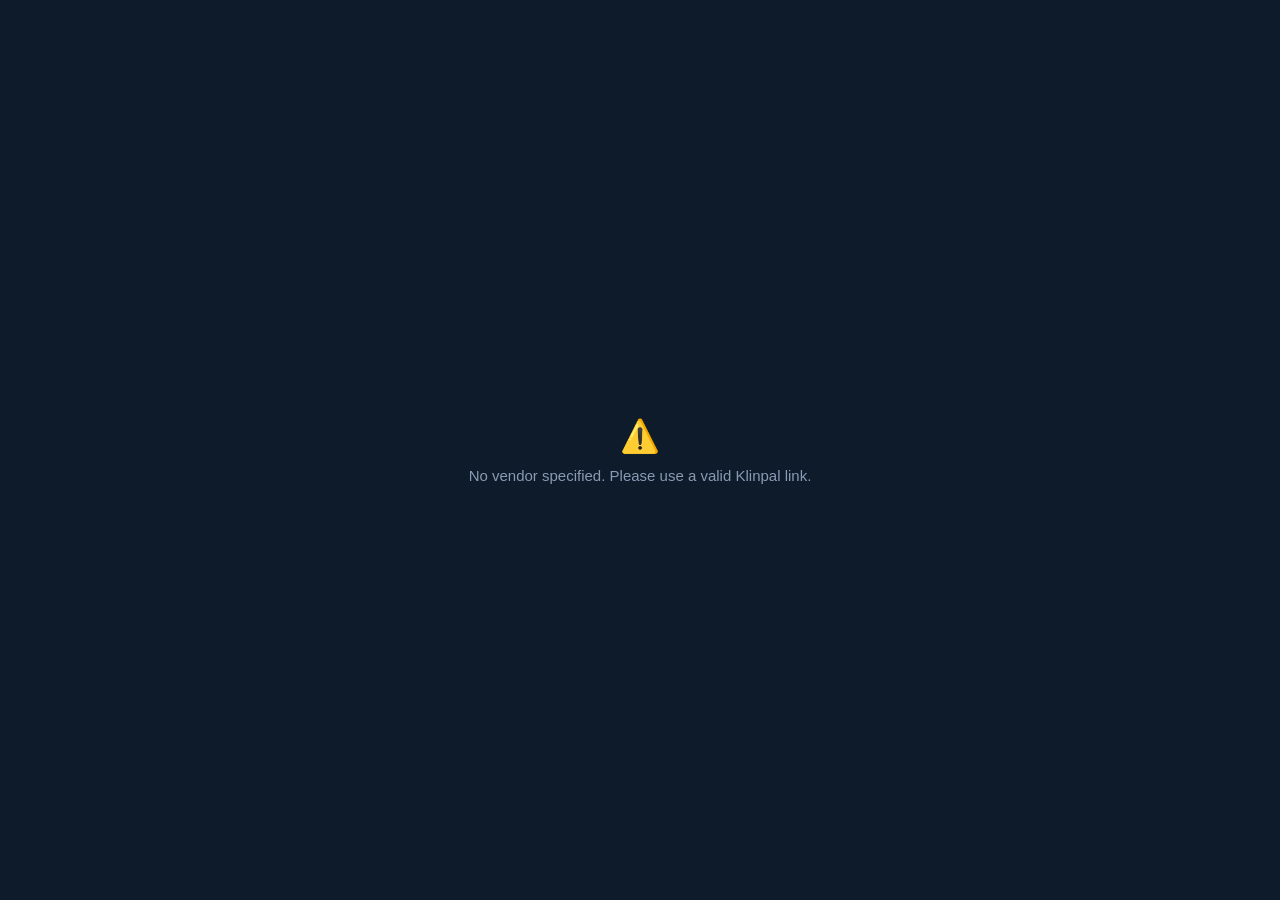
<file: order.html>
<!DOCTYPE html>
<html lang="en">
<head>
<meta charset="UTF-8">
<meta name="viewport" content="width=device-width, initial-scale=1.0, maximum-scale=1.0">
<link rel="icon" href="images/favicon.svg" type="image/svg+xml">
<title>Klinpal – Fresh Clothes, Zero Stress</title>
<link rel="preconnect" href="https://fonts.googleapis.com">
<link rel="preconnect" href="https://fonts.gstatic.com" crossorigin>
<link href="https://fonts.googleapis.com/css2?family=Inria+Serif:ital,wght@0,300;0,400;0,700;1,300;1,400;1,700&family=Instrument+Sans:ital,wght@0,400..700;1,400..700&display=swap" rel="stylesheet">
<link rel="stylesheet" href="styles.css">
</head>
<body>

<!-- S1: LANDING -->
<section class="screen active" id="s-landing">
  <div class="topbar topbar-branded">
    <img src="" alt="" class="topbar-vendor-logo" style="display:none;height:32px;width:auto;object-fit:contain;border-radius:4px">
    <span class="topbar-vendor-name"></span>
  </div>
  <div class="hero">
    <div class="hero-visual">🧺</div>
    <h1 class="hero-title">Laundry, <em>sorted.</em></h1>
    <p class="hero-sub">Fresh clothes picked up and delivered — no stress, no hassle.</p>
  </div>
  <div class="bottom-cta">
    <div class="trust-row">
      <span class="trust-pill">📍 Pickup & Delivery</span>
      <span class="trust-pill">⚡ Fast Turnaround</span>
    </div>
    <button class="btn-primary" onclick="go('s-phone')">Request Laundry</button>
    <p class="cta-note">Powered by Klinpal</p>
    <a href="#" class="track-order-link" style="display:block;text-align:center;font-size:13px;color:var(--teal);text-decoration:none;padding:4px 0">Track your order →</a>
  </div>
</section>

<!-- S2: PHONE -->
<section class="screen" id="s-phone">
  <div class="topbar">
    <div class="logo"><img src="" alt="Klinpal" class="logo-img"></div>
  </div>
  <div class="screen-body">
    <div class="screen-head">
      <h2 class="screen-title">What's your number?</h2>
      <p class="screen-sub">We'll check if you've ordered with us before.</p>
    </div>
    <div class="field-group">
      <label class="field-label">Phone Number</label>
      <input class="field-input" id="phone-input" type="tel" placeholder="e.g. 08012345678" inputmode="numeric" autocomplete="tel">
      <p class="field-error" id="phone-error">Please enter a valid 11-digit Nigerian number.</p>
    </div>
    <button class="btn-primary" onclick="checkPhone()">Continue →</button>
  </div>
</section>

<!-- S3: CHECKING -->
<section class="screen" id="s-checking">
  <div class="checking-wrap">
    <div class="spinner"></div>
    <p class="checking-text">Looking you up…</p>
  </div>
</section>

<!-- S4: NEW CUSTOMER -->
<section class="screen" id="s-new">
  <div class="topbar">
    <div class="logo"><img src="" alt="Klinpal" class="logo-img"></div>
  </div>
  <div class="screen-body">
    <div class="screen-head">
      <h2 class="screen-title">Nice to meet you!</h2>
      <p class="screen-sub">Just a few details so we can find you.</p>
    </div>

    <div class="field-group">
      <label class="field-label">Full Name</label>
      <input class="field-input" id="new-name" type="text" placeholder="e.g. Amara Okonkwo" autocomplete="name">
      <p class="field-error" id="new-name-error">Please enter your name.</p>
    </div>

    <div class="field-group">
      <label class="field-label">Email <span class="field-optional">(optional)</span></label>
      <input class="field-input" id="new-email" type="email" placeholder="amara@email.com" autocomplete="email">
    </div>

    <div class="field-group" style="position:relative">
      <label class="field-label">Street / Area</label>
      <input class="field-input" id="new-addr" type="text" placeholder="Start typing your street…" autocomplete="off">
      <div id="addr-dropdown" class="addr-dropdown"></div>
      <p class="addr-status" id="addr-status"></p>
      <p class="field-error" id="new-addr-error">Please select an address from the suggestions.</p>
    </div>

    <div class="field-group">
      <label class="field-label">Landmark <span class="field-optional">(optional)</span></label>
      <input class="field-input" id="new-landmark" type="text" placeholder="e.g. Near Access Bank">
    </div>

    <button class="btn-primary" onclick="submitNewCustomer()">Continue →</button>
  </div>
</section>

<!-- S4b: CONFIRM ADDRESS (returning customers) -->
<section class="screen" id="s-confirm">
  <div class="topbar">
    <div class="logo"><img src="" alt="Klinpal" class="logo-img"></div>
  </div>
  <div class="screen-body">
    <div class="screen-head">
      <h2 class="screen-title" id="confirm-greeting">Welcome back!</h2>
      <p class="screen-sub">Please confirm your pickup &amp; delivery location.</p>
    </div>

    <div class="confirm-address-card" id="confirm-address-card">
      <div class="confirm-address-icon">📍</div>
      <div class="confirm-address-text" id="confirm-address-text"></div>
      <p class="confirm-address-sub">We will pick up and deliver to this location.</p>
    </div>

    <button class="btn-primary" onclick="confirmAddress()">Yes, this is correct →</button>

    <button class="btn-ghost" onclick="showAddressChange()">Change address</button>

    <div id="address-change-panel" style="display:none">
      <div class="field-group" style="position:relative;margin-top:16px">
        <label class="field-label">New Street / Area</label>
        <input class="field-input" id="confirm-new-addr" type="text" placeholder="Start typing your street…" autocomplete="off">
        <div id="confirm-addr-dropdown" class="addr-dropdown"></div>
        <p class="addr-status" id="confirm-addr-status"></p>
        <p class="field-error" id="confirm-addr-error" style="display:none">Please select an address from the suggestions.</p>
      </div>
      <button class="btn-primary" onclick="submitAddressChange()">Use this address →</button>
    </div>
  </div>
</section>

<!-- S5: ORDER -->
<section class="screen" id="s-order">
  <div class="topbar">
    <button class="back-btn" onclick="goBackFromOrder()">← Back</button>
    <div class="logo"><img src="" alt="Klinpal" class="logo-img"></div>
  </div>
  <!-- STICKY SEARCH + TAB BAR -->
  <div id="order-sticky-bar" style="position:sticky;top:56px;z-index:9;background:var(--off-white,#f7f9fc);padding:10px 20px 0;border-bottom:1px solid var(--gray-100,#e2e8f0)">
    <div id="order-tab-bar-wrap"></div>
    <div id="order-search-wrap" style="padding-bottom:10px"></div>
  </div>
  <div class="screen-body">
    <div id="welcome-banner"></div>
    <div class="screen-head">
      <h2 class="screen-title">Choose Services</h2>
      <p class="screen-sub">Select what you need and how many items.</p>
    </div>
    <div id="services-list"></div>
  </div>
</section>

<!-- FLOATING ORDER BAR — fixed to viewport, visible on s-order only -->
<div id="floating-order-bar" style="
  display:none;
  position:fixed;
  bottom:0;left:0;right:0;
  z-index:200;
  background:var(--white);
  border-top:1px solid var(--gray-100);
  padding:12px 20px 20px;
  padding-bottom:max(20px, env(safe-area-inset-bottom));
  box-shadow:0 -4px 24px rgba(0,0,0,0.08);
">
  <div style="display:flex;align-items:center;justify-content:space-between;gap:12px;max-width:480px;margin:0 auto">
    <div>
      <div style="font-size:11px;color:var(--gray-500);margin-bottom:1px">Subtotal</div>
      <div style="font-family:var(--font-head);font-size:20px;font-weight:700;color:var(--navy)" id="order-subtotal">₦0</div>
    </div>
    <button id="proceed-btn" onclick="proceedFromOrder()" disabled style="
      flex-shrink:0;
      background:var(--teal);
      color:var(--white);
      border:none;
      border-radius:14px;
      padding:14px 28px;
      font-family:var(--font-body);
      font-size:15px;
      font-weight:600;
      cursor:pointer;
      transition:opacity 0.15s,background 0.15s;
      opacity:0.4;
      white-space:nowrap;
    ">Review Order →</button>
  </div>
</div>

<!-- S6: SUMMARY -->
<section class="screen" id="s-summary">
  <div class="topbar">
    <button class="back-btn" onclick="go('s-order')">← Back</button>
    <div class="logo"><img src="" alt="Klinpal" class="logo-img"></div>
  </div>
  <div class="screen-body">
    <div class="screen-head">
      <h2 class="screen-title">Order Summary</h2>
    </div>
    <div class="summary-card">
      <div id="summary-items"></div>
    </div>
    <div class="order-id-row">
      <span class="order-id-label">Order ID:</span>
      <strong class="order-id-val" id="order-id-display"></strong>
    </div>

    <div class="pay-cta">
      <div class="pay-total" id="pay-amount">₦0</div>
      <button class="btn-primary btn-green" id="confirm-btn" onclick="submitOrder()">Continue to Payment →</button>
    </div>
  </div>
</section>

<!-- S7: PAYMENT DETAILS -->
<section class="screen" id="s-payment">
  <div class="topbar">
    <button class="back-btn" onclick="go('s-summary')">← Back</button>
    <div class="logo"><img src="" alt="Klinpal" class="logo-img"></div>
  </div>
  <div class="screen-body">
    <div class="summary-card" style="padding:24px 20px">

      <!-- Amount -->
      <div style="text-align:center;margin-bottom:20px">
        <div style="font-size:13px;color:var(--gray-500);margin-bottom:4px">Amount to pay</div>
        <div style="font-family:var(--font-head);font-size:32px;font-weight:700;color:var(--navy)" id="pay-amount-2">₦0</div>
        <div style="font-size:12px;color:var(--gray-500);margin-top:6px">Order ID: <strong id="pay-order-id" style="font-family:var(--font-body)"></strong></div>
      </div>

      <!-- Divider -->
      <div style="border-top:1px solid var(--gray-100);margin-bottom:16px"></div>

      <!-- Transfer to label -->
      <div style="font-size:11px;font-weight:600;color:var(--gray-500);text-transform:uppercase;letter-spacing:0.5px;margin-bottom:12px">Transfer to</div>

      <!-- Bank icon + name -->
      <div style="display:flex;align-items:center;gap:12px;margin-bottom:16px">
        <div style="width:40px;height:40px;border-radius:50%;background:#e8f4fc;display:flex;align-items:center;justify-content:center;flex-shrink:0">
          <svg width="20" height="20" viewBox="0 0 24 24" fill="none" stroke="#1a6fa8" stroke-width="2" stroke-linecap="round" stroke-linejoin="round"><path d="M3 21h18"/><path d="M3 10h18"/><path d="M12 3l9 7H3z"/><path d="M5 10v11"/><path d="M19 10v11"/><path d="M9 10v11"/><path d="M14 10v11"/></svg>
        </div>
        <div>
          <div style="font-size:15px;font-weight:600;color:var(--navy)">Fidelity Bank</div>
          <div style="font-size:13px;color:var(--gray-500)">Cedwood Technologies</div>
        </div>
      </div>

      <!-- Account number with copy -->
      <div style="background:var(--gray-50);border-radius:var(--radius-sm);padding:14px 16px;display:flex;align-items:center;justify-content:space-between;margin-bottom:16px">
        <div>
          <div style="font-size:11px;color:var(--gray-500);margin-bottom:2px">Account number</div>
          <div style="font-size:20px;font-weight:700;letter-spacing:1.5px;color:var(--navy);font-family:var(--font-body)" id="acct-number">5601592807</div>
        </div>
        <button onclick="copyAcctNumber()" id="copy-btn" style="background:var(--white);border:1px solid var(--gray-300);border-radius:var(--radius-sm);padding:6px 12px;font-size:12px;font-family:var(--font-body);color:var(--gray-500);cursor:pointer;display:flex;align-items:center;gap:4px">
          <svg width="14" height="14" viewBox="0 0 24 24" fill="none" stroke="currentColor" stroke-width="2" stroke-linecap="round" stroke-linejoin="round"><rect x="9" y="9" width="13" height="13" rx="2"/><path d="M5 15H4a2 2 0 01-2-2V4a2 2 0 012-2h9a2 2 0 012 2v1"/></svg>
          <span id="copy-text">Copy</span>
        </button>
      </div>

      <!-- Info tip -->
      <div style="background:#e6f7f1;border-radius:var(--radius-sm);padding:10px 14px;display:flex;gap:8px;align-items:flex-start">
        <svg width="16" height="16" viewBox="0 0 24 24" fill="none" stroke="#0f6e56" stroke-width="2" stroke-linecap="round" style="flex-shrink:0;margin-top:1px"><circle cx="12" cy="12" r="10"/><line x1="12" y1="16" x2="12" y2="12"/><line x1="12" y1="8" x2="12.01" y2="8"/></svg>
        <div style="font-size:12px;color:#085041;line-height:1.5">Transfer the exact amount above. After payment, tap below to send your receipt via WhatsApp.</div>
      </div>

    </div>

    <!-- WhatsApp button -->
    <div class="pay-cta" style="margin-top:20px">
      <button class="btn-primary btn-green" onclick="sendPaymentProof()" style="display:flex;align-items:center;justify-content:center;gap:8px">
        <svg width="18" height="18" viewBox="0 0 24 24" fill="currentColor"><path d="M17.472 14.382c-.297-.149-1.758-.867-2.03-.967-.273-.099-.471-.148-.67.15-.197.297-.767.966-.94 1.164-.173.199-.347.223-.644.075-.297-.15-1.255-.463-2.39-1.475-.883-.788-1.48-1.761-1.653-2.059-.173-.297-.018-.458.13-.606.134-.133.298-.347.446-.52.149-.174.198-.298.298-.497.099-.198.05-.371-.025-.52-.075-.149-.669-1.612-.916-2.207-.242-.579-.487-.5-.669-.51-.173-.008-.371-.01-.57-.01-.198 0-.52.074-.792.372-.272.297-1.04 1.016-1.04 2.479 0 1.462 1.065 2.875 1.213 3.074.149.198 2.096 3.2 5.077 4.487.709.306 1.262.489 1.694.625.712.227 1.36.195 1.871.118.571-.085 1.758-.719 2.006-1.413.248-.694.248-1.289.173-1.413-.074-.124-.272-.198-.57-.347z"/><path d="M12 2C6.477 2 2 6.477 2 12c0 1.89.525 3.66 1.438 5.168L2 22l4.832-1.438A9.955 9.955 0 0012 22c5.523 0 10-4.477 10-10S17.523 2 12 2zm0 18a8 8 0 01-4.29-1.24l-.28-.17-2.84.84.84-2.84-.17-.28A8 8 0 1112 20z"/></svg>
        Send payment proof
      </button>
    </div>

    <!-- Back to order -->
    <div style="text-align:center;margin-top:14px">
      <button onclick="go('s-summary')" style="background:none;border:none;font-size:13px;font-family:var(--font-body);color:var(--gray-500);cursor:pointer;padding:8px">
        ← Back to order
      </button>
    </div>

  </div>
</section>

<!-- S8: SUCCESS -->
<section class="screen" id="s-success">
  <div class="topbar">
    <div class="logo"><img src="" alt="Klinpal" class="logo-img"></div>
  </div>
  <div class="success-wrap">
    <div class="success-icon">✓</div>
    <h2 class="success-title">Thank You!</h2>
    <p class="success-body">We'll contact you to confirm your payment and arrange pickup. Fresh clothes are on the way!</p>
    <button class="btn-primary" onclick="resetApp()">← Back to Home</button>
  </div>
</section>

<script src="config.js"></script>
<script src="app.js"></script>
</body>
</html>
</file>
<file: styles.css>
/* ══════════════════════════════════════════════════════════
   KLINPAL — CUSTOMER ORDER FLOW
   Mobile-first. Light theme. Clean & trustworthy.
══════════════════════════════════════════════════════════ */

:root {
  --teal:        #00c9a7;
  --teal-dark:   #00a88a;
  --navy:        #0d1b2a;
  --white:       #ffffff;
  --off-white:   #f7f9fc;
  --gray-50:     #f0f4f8;
  --gray-100:    #e2e8f0;
  --gray-300:    #c0cdd9;
  --gray-500:    #7a90a8;
  --gray-700:    #3d5166;
  --green:       #22c55e;
  --green-dark:  #16a34a;
  --red:         #ef4444;
  --font-head:   'Inria Serif', serif;
  --font-body:   'Instrument Sans', sans-serif;
  --radius:      14px;
  --radius-sm:   8px;
  --shadow:      0 4px 24px rgba(13,27,42,0.08);
  --shadow-md:   0 8px 40px rgba(13,27,42,0.12);
}

/* ── RESET ── */
*, *::before, *::after { box-sizing: border-box; margin: 0; padding: 0; }
html { font-size: 16px; -webkit-text-size-adjust: 100%; }
body {
  font-family: var(--font-body);
  background: var(--off-white);
  color: var(--navy);
  min-height: 100vh;
  -webkit-font-smoothing: antialiased;
}

/* ── SCREENS ── */
.screen {
  display: none;
  min-height: 100vh;
  flex-direction: column;
}
.screen.active { display: flex; }

/* ── TOPBAR ── */
.topbar {
  display: flex;
  align-items: center;
  justify-content: space-between;
  padding: 16px 20px;
  background: var(--white);
  border-bottom: 1px solid var(--gray-100);
  position: sticky;
  top: 0;
  z-index: 10;
}
.logo { display: flex; align-items: center; }
.logo-img { height: 28px; width: auto; display: block; }
.back-btn {
  background: none;
  border: none;
  font-family: var(--font-body);
  font-size: 14px;
  font-weight: 500;
  color: var(--gray-700);
  cursor: pointer;
  padding: 6px 0;
}
.back-btn:hover { color: var(--navy); }

/* ── SCREEN BODY ── */
.screen-body {
  flex: 1;
  padding: 28px 20px 40px;
  max-width: 480px;
  width: 100%;
  margin: 0 auto;
  display: flex;
  flex-direction: column;
  gap: 20px;
}
.screen-head { display: flex; flex-direction: column; gap: 6px; }
.screen-title {
  font-family: var(--font-head);
  font-size: 26px;
  font-weight: 800;
  color: var(--navy);
  letter-spacing: -0.5px;
  line-height: 1.2;
}
.screen-sub {
  font-size: 14px;
  color: var(--gray-500);
  line-height: 1.5;
}

/* ── LANDING ── */
#s-landing {
  background: var(--white);
}
.hero {
  flex: 1;
  display: flex;
  flex-direction: column;
  align-items: center;
  justify-content: center;
  text-align: center;
  padding: 40px 24px 20px;
  gap: 16px;
}
.hero-visual {
  font-size: 80px;
  line-height: 1;
  animation: float 3s ease-in-out infinite;
}
@keyframes float {
  0%, 100% { transform: translateY(0); }
  50%       { transform: translateY(-10px); }
}
.hero-title {
  font-family: var(--font-head);
  font-size: 40px;
  font-weight: 800;
  color: var(--navy);
  letter-spacing: -1px;
  line-height: 1.1;
}
.hero-title em {
  font-style: italic;
  color: var(--teal);
}
.hero-sub {
  font-size: 16px;
  color: var(--gray-500);
  max-width: 280px;
  line-height: 1.6;
}
.bottom-cta {
  padding: 24px 24px 40px;
  display: flex;
  flex-direction: column;
  gap: 16px;
  max-width: 480px;
  width: 100%;
  margin: 0 auto;
}
.trust-row {
  display: flex;
  gap: 10px;
  justify-content: center;
  flex-wrap: wrap;
}
.trust-pill {
  background: var(--gray-50);
  border: 1px solid var(--gray-100);
  border-radius: 20px;
  font-size: 12px;
  font-weight: 500;
  color: var(--gray-700);
  padding: 6px 14px;
}
.cta-note {
  text-align: center;
  font-size: 13px;
  color: var(--gray-500);
  min-height: 16px;
}

/* ── CHECKING ── */
#s-checking {
  background: var(--white);
  align-items: center;
  justify-content: center;
}
.checking-wrap {
  display: flex;
  flex-direction: column;
  align-items: center;
  gap: 20px;
}
.spinner {
  width: 40px;
  height: 40px;
  border: 3px solid var(--gray-100);
  border-top-color: var(--teal);
  border-radius: 50%;
  animation: spin 0.8s linear infinite;
}
@keyframes spin { to { transform: rotate(360deg); } }
.checking-text {
  font-size: 15px;
  color: var(--gray-500);
}

/* ── FORM FIELDS ── */
.field-group {
  display: flex;
  flex-direction: column;
  gap: 6px;
}
.field-label {
  font-size: 12px;
  font-weight: 600;
  color: var(--gray-700);
  text-transform: uppercase;
  letter-spacing: 0.6px;
}
.field-optional {
  font-weight: 400;
  text-transform: none;
  letter-spacing: 0;
  color: var(--gray-300);
}
.field-input {
  width: 100%;
  padding: 14px 16px;
  background: var(--white);
  border: 1.5px solid var(--gray-100);
  border-radius: var(--radius-sm);
  font-family: var(--font-body);
  font-size: 15px;
  color: var(--navy);
  outline: none;
  transition: border-color 0.15s, box-shadow 0.15s;
  -webkit-appearance: none;
}
.field-input:focus {
  border-color: var(--teal);
  box-shadow: 0 0 0 3px rgba(0,201,167,0.12);
}
.field-input.input-error { border-color: var(--red); }
.field-error {
  font-size: 12px;
  color: var(--red);
  display: none;
}

/* ── ADDRESS AUTOCOMPLETE ── */
.addr-dropdown {
  position: absolute;
  top: 100%;
  left: 0;
  right: 0;
  background: var(--white);
  border: 1px solid var(--gray-100);
  border-radius: var(--radius-sm);
  box-shadow: var(--shadow-md);
  z-index: 100;
  display: none;
  overflow: hidden;
  margin-top: 4px;
}
.addr-item {
  padding: 12px 16px;
  cursor: pointer;
  border-bottom: 1px solid var(--gray-50);
  transition: background 0.1s;
}
.addr-item:last-child { border-bottom: none; }
.addr-item:hover { background: var(--gray-50); }
.addr-item-main { display: block; font-size: 14px; font-weight: 500; color: var(--navy); }
.addr-item-sub  { display: block; font-size: 12px; color: var(--gray-500); margin-top: 2px; white-space: nowrap; overflow: hidden; text-overflow: ellipsis; }
.addr-status { font-size: 12px; margin-top: 4px; }
.addr-status.ok      { color: var(--teal-dark); }
.addr-status.loading { color: var(--gray-500); }
.addr-status.err     { color: var(--red); }

/* ── BUTTONS ── */
.btn-primary {
  width: 100%;
  padding: 16px;
  background: var(--teal);
  color: var(--white);
  border: none;
  border-radius: var(--radius);
  font-family: var(--font-head);
  font-size: 16px;
  font-weight: 700;
  cursor: pointer;
  letter-spacing: 0.2px;
  transition: background 0.15s, transform 0.1s, box-shadow 0.15s;
  box-shadow: 0 4px 16px rgba(0,201,167,0.25);
  -webkit-appearance: none;
}
.btn-primary:hover  { background: var(--teal-dark); box-shadow: 0 6px 20px rgba(0,201,167,0.35); }
.btn-primary:active { transform: scale(0.98); }
.btn-primary:disabled {
  background: var(--gray-100);
  color: var(--gray-300);
  box-shadow: none;
  cursor: not-allowed;
}
.btn-green {
  background: var(--green);
  box-shadow: 0 4px 16px rgba(34,197,94,0.25);
}
.btn-green:hover {
  background: var(--green-dark);
  box-shadow: 0 6px 20px rgba(34,197,94,0.35);
}

/* ── WELCOME BANNER ── */
.welcome-banner {
  background: linear-gradient(135deg, rgba(0,201,167,0.08), rgba(0,201,167,0.03));
  border: 1px solid rgba(0,201,167,0.2);
  border-radius: var(--radius-sm);
  padding: 14px 16px;
}
.welcome-banner p  { font-size: 13px; color: var(--gray-500); margin-bottom: 2px; }
.welcome-banner strong { font-family: var(--font-head); font-size: 17px; color: var(--navy); }

/* ── SERVICES LIST ── */
.service-row {
  display: flex;
  align-items: center;
  gap: 12px;
  margin-bottom: 10px;
}
.service-card {
  flex: 1;
  display: flex;
  align-items: center;
  gap: 12px;
  background: var(--white);
  border: 1.5px solid var(--gray-100);
  border-radius: var(--radius-sm);
  padding: 14px 16px;
  transition: border-color 0.15s, box-shadow 0.15s;
  cursor: pointer;
}
.service-card.has-items {
  border-color: var(--teal);
  box-shadow: 0 0 0 3px rgba(0,201,167,0.1);
}
.service-check {
  width: 22px;
  height: 22px;
  border-radius: 50%;
  border: 2px solid var(--gray-300);
  display: flex;
  align-items: center;
  justify-content: center;
  flex-shrink: 0;
  transition: all 0.15s;
}
.service-check.checked {
  background: var(--teal);
  border-color: var(--teal);
}
.service-info { flex: 1; }
.service-name  { font-size: 14px; font-weight: 600; color: var(--navy); }
.service-price { font-size: 12px; color: var(--gray-500); margin-top: 1px; }

/* ── QTY CONTROL ── */
.qty-ctrl {
  display: flex;
  align-items: center;
  gap: 4px;
  background: var(--white);
  border: 1.5px solid var(--gray-100);
  border-radius: var(--radius-sm);
  padding: 4px;
}
.qty-btn {
  width: 32px;
  height: 32px;
  border: none;
  background: var(--gray-50);
  border-radius: 6px;
  font-size: 16px;
  color: var(--navy);
  cursor: pointer;
  display: flex;
  align-items: center;
  justify-content: center;
  transition: background 0.1s;
}
.qty-btn:hover { background: var(--gray-100); }
.qty-input {
  width: 36px;
  text-align: center;
  border: none;
  font-family: var(--font-body);
  font-size: 14px;
  font-weight: 600;
  color: var(--navy);
  outline: none;
  background: transparent;
  -moz-appearance: textfield;
}
.qty-input::-webkit-inner-spin-button,
.qty-input::-webkit-outer-spin-button { -webkit-appearance: none; }

/* ── ORDER FOOTER ── */
.order-footer {
  display: flex;
  flex-direction: column;
  gap: 12px;
  padding-top: 8px;
  border-top: 1px solid var(--gray-100);
  margin-top: 8px;
}
.subtotal-row {
  display: flex;
  justify-content: space-between;
  align-items: center;
}
.subtotal-label { font-size: 13px; color: var(--gray-500); }
.subtotal-value { font-family: var(--font-head); font-size: 18px; font-weight: 700; color: var(--navy); }

/* ── SUMMARY ── */
.review-chip {
  display: inline-block;
  font-size: 11px;
  font-weight: 700;
  letter-spacing: 1.2px;
  color: var(--teal-dark);
  background: rgba(0,201,167,0.1);
  border-radius: 20px;
  padding: 4px 12px;
  margin-bottom: 4px;
}
.summary-card {
  background: var(--white);
  border: 1px solid var(--gray-100);
  border-radius: var(--radius);
  overflow: hidden;
}
/* Category section inside summary */
.summary-cat-section { padding: 0 0 4px; }
.summary-cat-section + .summary-cat-section { border-top: 1px solid var(--gray-100); }
.summary-cat-label {
  display: flex;
  align-items: center;
  padding: 12px 18px 8px;
  font-size: 10px;
  font-weight: 700;
  color: var(--gray-700);
  text-transform: uppercase;
  letter-spacing: 1px;
  background: var(--gray-50);
  border-bottom: 1px solid var(--gray-100);
}
.summary-row {
  display: flex;
  justify-content: space-between;
  align-items: center;
  padding: 12px 18px 12px 24px;
  border-bottom: 1px solid var(--gray-50);
  font-size: 14px;
  color: var(--navy);
}
.summary-row:last-child { border-bottom: none; }
.summary-row.sub-row {
  color: var(--gray-500);
  font-size: 13px;
  padding-left: 18px;
}
.summary-row.total {
  font-family: var(--font-head);
  font-size: 16px;
  font-weight: 700;
  background: var(--gray-50);
  padding-left: 18px;
  border-top: 2px solid var(--gray-100);
}
.summary-totals-divider {
  height: 1px;
  background: var(--gray-100);
  margin: 4px 0;
}
.order-id-row {
  display: flex;
  align-items: center;
  gap: 8px;
  justify-content: center;
}
.order-id-label { font-size: 13px; color: var(--gray-500); }
.order-id-val { font-size: 13px; color: var(--navy); letter-spacing: 0.5px; }
.summary-note {
  font-size: 12px;
  color: var(--gray-500);
  text-align: center;
  line-height: 1.5;
}
.pay-cta {
  display: flex;
  flex-direction: column;
  gap: 10px;
  align-items: center;
}
.pay-total {
  font-family: var(--font-head);
  font-size: 32px;
  font-weight: 800;
  color: var(--navy);
  letter-spacing: -1px;
}

/* ── SUCCESS ── */
.success-wrap {
  flex: 1;
  display: flex;
  flex-direction: column;
  align-items: center;
  justify-content: center;
  text-align: center;
  padding: 40px 28px;
  gap: 16px;
  max-width: 420px;
  margin: 0 auto;
}
.success-icon {
  width: 72px;
  height: 72px;
  border-radius: 50%;
  background: var(--green);
  color: var(--white);
  font-size: 32px;
  display: flex;
  align-items: center;
  justify-content: center;
  box-shadow: 0 8px 32px rgba(34,197,94,0.3);
  animation: pop 0.4s cubic-bezier(0.34, 1.56, 0.64, 1);
}
@keyframes pop {
  from { transform: scale(0); opacity: 0; }
  to   { transform: scale(1); opacity: 1; }
}
.success-title {
  font-family: var(--font-head);
  font-size: 28px;
  font-weight: 800;
  color: var(--navy);
}
.success-body {
  font-size: 14px;
  color: var(--gray-500);
  line-height: 1.6;
}

/* ── SCROLLBAR ── */
::-webkit-scrollbar { width: 4px; }
::-webkit-scrollbar-track { background: transparent; }
::-webkit-scrollbar-thumb { background: var(--gray-300); border-radius: 4px; }

/* ── RESPONSIVE ── */

/* Small phones (320px) */
@media (max-width: 359px) {
  .screen-body { padding: 20px 14px 32px; gap: 16px; }
  .screen-title { font-size: 22px; }
  .hero { padding: 32px 16px 16px; }
  .hero-title { font-size: 22px; }
  .hero-sub { font-size: 13px; }
  .service-row { gap: 8px; }
  .service-card { padding: 10px 12px; gap: 8px; }
  .service-name { font-size: 13px; }
  .service-price { font-size: 11px; }
  .qty-btn { width: 28px; height: 28px; font-size: 14px; }
  .qty-input { width: 30px; font-size: 13px; }
  .summary-row { padding: 12px 14px; font-size: 13px; }
  .summary-row.total { font-size: 14px; }
  .pay-total { font-size: 26px; }
  .success-icon { width: 56px; height: 56px; font-size: 26px; }
  .success-title { font-size: 22px; }
  .btn-primary { padding: 14px; font-size: 15px; }
  .field-input { padding: 12px 14px; font-size: 14px; }
  .welcome-banner { padding: 12px 14px; }
  .welcome-banner strong { font-size: 15px; }
  .topbar { padding: 14px 16px; }
  .confirm-address-card { padding: 16px 14px; }
}

/* Standard phones */
@media (min-width: 360px) and (max-width: 519px) {
  .screen-body { padding: 24px 18px 36px; }
  .hero { padding: 36px 20px 18px; }
}

/* Tablets and up */
@media (min-width: 520px) {
  .screen-body { padding: 36px 0 48px; }
  .bottom-cta  { padding: 28px 0 48px; }
  .hero        { padding: 60px 0 24px; }
}

/* Tablets */
@media (min-width: 520px) and (max-width: 768px) {
  .screen-body { max-width: 500px; }
  .summary-row { padding: 16px 20px; }
  .service-card { padding: 16px 18px; }
}

/* Large tablets and desktops */
@media (min-width: 769px) {
  .screen-body { max-width: 520px; }
  .hero { padding: 80px 0 32px; }
  .hero-title { font-size: 30px; }
  .pay-total { font-size: 36px; }
}

/* Touch target improvement for all mobile */
@media (pointer: coarse) {
  .qty-btn { min-width: 36px; min-height: 36px; }
  .addr-item { padding: 14px 16px; }
  .back-btn { padding: 10px 0; min-height: 44px; }
  .service-card { min-height: 52px; }
}

/* ── CONFIRM ADDRESS SCREEN ── */
.confirm-address-card {
  background: var(--gray-50);
  border: 2px solid var(--teal);
  border-radius: 14px;
  padding: 20px 18px;
  margin-bottom: 16px;
  display: flex;
  flex-direction: column;
  gap: 6px;
}
.confirm-address-icon {
  font-size: 22px;
  margin-bottom: 4px;
}
.confirm-address-text {
  font-size: 15px;
  font-weight: 600;
  color: var(--navy);
  line-height: 1.4;
}
.confirm-address-sub {
  font-size: 12px;
  color: var(--gray-500);
  margin-top: 4px;
}
.btn-ghost {
  width: 100%;
  padding: 14px;
  background: transparent;
  border: 1.5px solid var(--gray-300);
  border-radius: 12px;
  font-size: 15px;
  font-weight: 600;
  color: var(--gray-500);
  cursor: pointer;
  margin-top: 10px;
  transition: all 0.15s;
}
.btn-ghost:hover {
  border-color: var(--teal);
  color: var(--teal);
}

/* ── CATEGORY TAB BAR ── */
.cat-tab-bar {
  display: flex;
  gap: 8px;
  overflow-x: auto;
  -webkit-overflow-scrolling: touch;
  scrollbar-width: none;
  padding-bottom: 2px;
  margin-bottom: 20px;
  position: sticky;
  top: 56px;
  background: var(--off-white);
  z-index: 10;
  padding-top: 8px;
}
/* cat-tab-bar inside sticky order bar — position:relative not sticky */
#order-tab-bar-wrap .cat-tab-bar {
  position: relative;
  top: auto;
  margin-bottom: 8px;
}
.cat-tab {
  flex-shrink: 0;
  padding: 6px 16px;
  border-radius: 20px;
  border: 1.5px solid var(--gray-300);
  background: var(--white);
  color: var(--gray-700);
  font-family: var(--font-body);
  font-size: 13px;
  font-weight: 500;
  cursor: pointer;
  transition: all 0.15s;
  white-space: nowrap;
}
.cat-tab.active {
  background: var(--teal);
  border-color: var(--teal);
  color: var(--white);
  font-weight: 600;
}
.cat-section { margin-bottom: 28px; }
.cat-header {
  font-family: var(--font-head);
  font-size: 16px;
  font-weight: 700;
  color: var(--gray-700);
  margin-bottom: 12px;
  padding-bottom: 8px;
  border-bottom: 1.5px solid var(--gray-100);
}

/* ── TOPBAR BRANDED ── */
.topbar-branded {
  gap: 10px;
}
.topbar-vendor-logo[style*="display:none"],
.topbar-vendor-logo[style*="display: none"] {
  display: none !important;
  width: 0;
  margin: 0;
  padding: 0;
}
.topbar-vendor-name {
  white-space: nowrap;
  overflow: hidden;
  text-overflow: ellipsis;
  max-width: calc(100vw - 80px);
  font-family: var(--font-head);
  font-size: 16px;
  font-weight: 700;
  color: var(--navy);
}
.cat-tab-bar::-webkit-scrollbar { display: none; }
</file>
